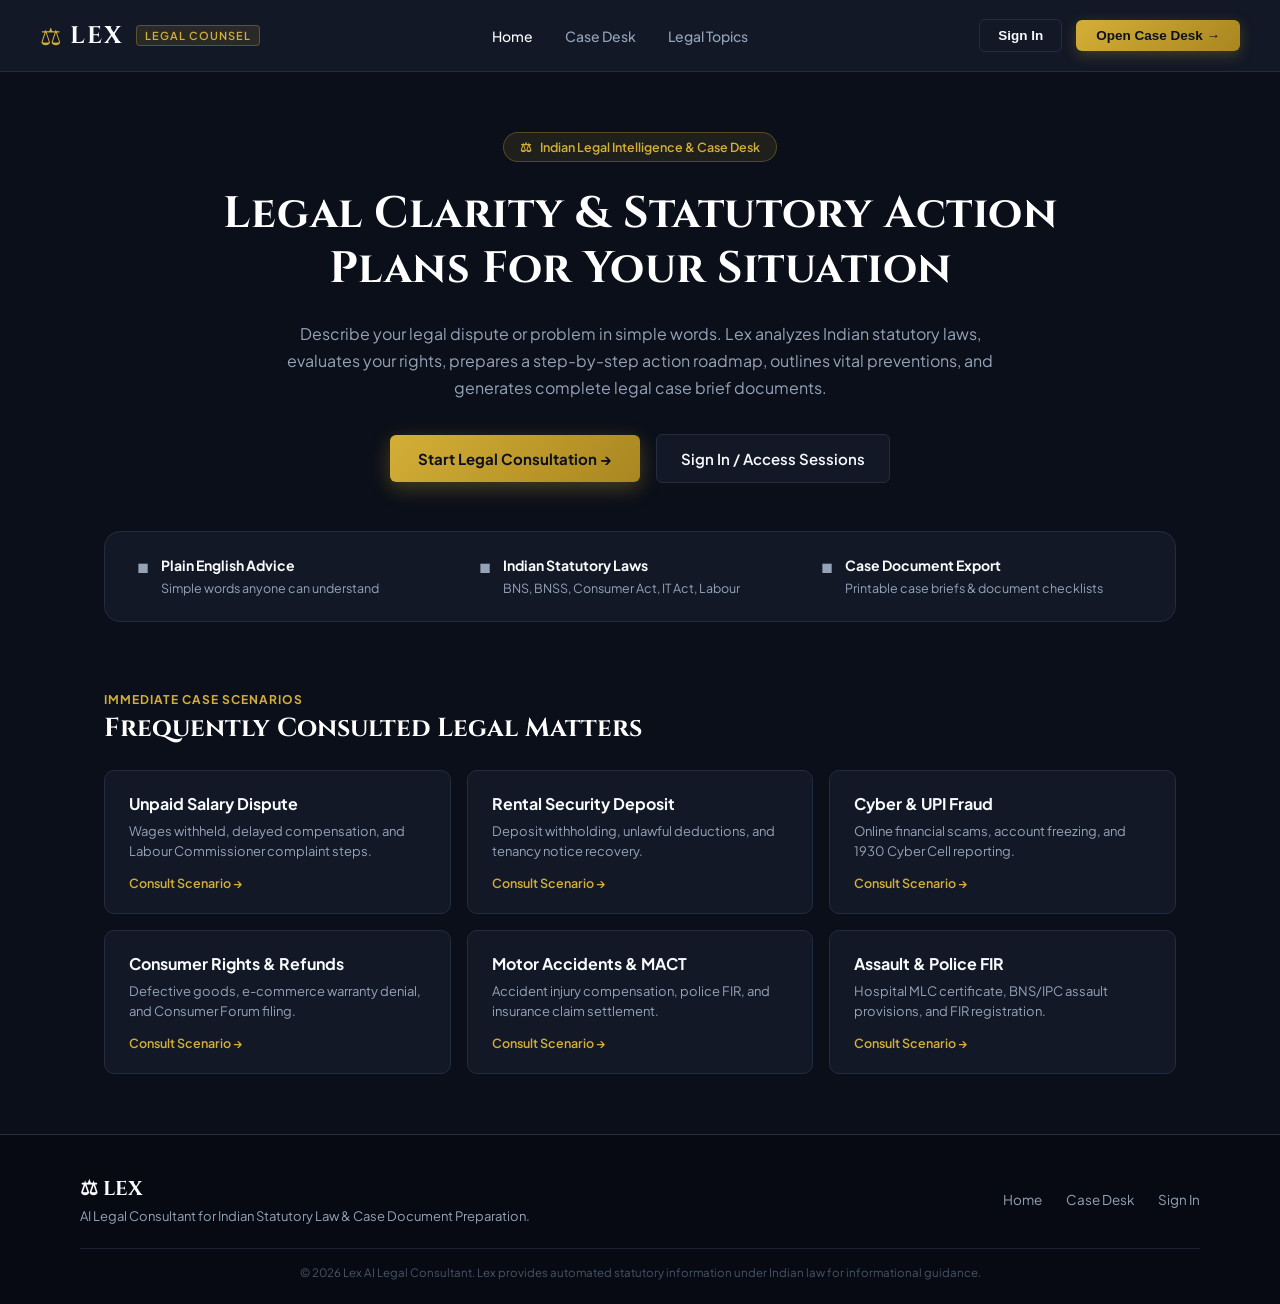
<file: frontend/index.html>
<!DOCTYPE html>
<html lang="en">

<head>
    <meta charset="UTF-8">
    <meta name="viewport" content="width=device-width, initial-scale=1.0">
    <title>Lex | AI Legal Consultant & Case Desk</title>
    <link rel="stylesheet" href="index.css">
    <link rel="preconnect" href="https://fonts.googleapis.com">
    <link rel="preconnect" href="https://fonts.gstatic.com" crossorigin>
    <link href="https://fonts.googleapis.com/css2?family=Cinzel:wght@500;600;700&family=Plus+Jakarta+Sans:wght@400;500;600;700&display=swap" rel="stylesheet">
</head>

<body>

    <!-- ================= NAVBAR ================= -->
    <header class="navbar">

        <div class="logo-group">
            <a href="index.html" class="logo">
                <span class="logo-seal">⚖</span>
                <span class="logo-text">LEX</span>
            </a>
            <span class="logo-badge">Legal Counsel</span>
        </div>

        <nav class="nav-links">
            <a href="index.html" class="nav-item active-nav">Home</a>
            <a href="chatpage.html" class="nav-item">Case Desk</a>
            <a href="chatpage.html" class="nav-item">Legal Topics</a>
        </nav>

        <div class="nav-buttons" id="navAuthArea">
            <button class="login-btn" onclick="window.location.href='login.html'">
                Sign In
            </button>
            <button class="consult-btn" onclick="handleStartConsultation()">
                Open Case Desk →
            </button>
        </div>

    </header>


    <!-- ================= MAIN HERO ================= -->
    <main class="landing-main">

        <section class="hero-section">

            <div class="hero-header-badge">
                <span>⚖</span> Indian Legal Intelligence & Case Desk
            </div>

            <h1 class="hero-headline">
                Legal Clarity & Statutory Action Plans For Your Situation
            </h1>

            <p class="hero-description">
                Describe your legal dispute or problem in simple words. Lex analyzes Indian statutory laws,
                evaluates your rights, prepares a step-by-step action roadmap, outlines vital preventions,
                and generates complete legal case brief documents.
            </p>

            <div class="hero-cta-group">
                <button class="hero-primary-btn" onclick="handleStartConsultation()">
                    Start Legal Consultation →
                </button>
                <button class="hero-secondary-btn" onclick="window.location.href='login.html'">
                    Sign In / Access Sessions
                </button>
            </div>

            <!-- Features Row -->
            <div class="features-bar">
                <div class="feature-item">
                    <span class="feature-bullet">■</span>
                    <div>
                        <strong>Plain English Advice</strong>
                        <span>Simple words anyone can understand</span>
                    </div>
                </div>

                <div class="feature-item">
                    <span class="feature-bullet">■</span>
                    <div>
                        <strong>Indian Statutory Laws</strong>
                        <span>BNS, BNSS, Consumer Act, IT Act, Labour</span>
                    </div>
                </div>

                <div class="feature-item">
                    <span class="feature-bullet">■</span>
                    <div>
                        <strong>Case Document Export</strong>
                        <span>Printable case briefs & document checklists</span>
                    </div>
                </div>
            </div>

        </section>


        <!-- ================= COMMON LEGAL TOPICS SECTION ================= -->
        <section class="topics-section">
            <div class="section-title-wrap">
                <span class="section-kicker">Immediate Case Scenarios</span>
                <h2>Frequently Consulted Legal Matters</h2>
            </div>

            <div class="topics-cards-grid">

                <div class="topic-action-card" onclick="consultTopic('My employer has not paid my salary for two months')">
                    <h3>Unpaid Salary Dispute</h3>
                    <p>Wages withheld, delayed compensation, and Labour Commissioner complaint steps.</p>
                    <span class="card-action-link">Consult Scenario →</span>
                </div>

                <div class="topic-action-card" onclick="consultTopic('My landlord refuses to return my security deposit after vacating')">
                    <h3>Rental Security Deposit</h3>
                    <p>Deposit withholding, unlawful deductions, and tenancy notice recovery.</p>
                    <span class="card-action-link">Consult Scenario →</span>
                </div>

                <div class="topic-action-card" onclick="consultTopic('Someone scammed me online through a payment fraud transaction')">
                    <h3>Cyber & UPI Fraud</h3>
                    <p>Online financial scams, account freezing, and 1930 Cyber Cell reporting.</p>
                    <span class="card-action-link">Consult Scenario →</span>
                </div>

                <div class="topic-action-card" onclick="consultTopic('I received a defective product and the seller refuses refund')">
                    <h3>Consumer Rights & Refunds</h3>
                    <p>Defective goods, e-commerce warranty denial, and Consumer Forum filing.</p>
                    <span class="card-action-link">Consult Scenario →</span>
                </div>

                <div class="topic-action-card" onclick="consultTopic('I was in a motor vehicle accident and need guidance on FIR and MACT')">
                    <h3>Motor Accidents & MACT</h3>
                    <p>Accident injury compensation, police FIR, and insurance claim settlement.</p>
                    <span class="card-action-link">Consult Scenario →</span>
                </div>

                <div class="topic-action-card" onclick="consultTopic('A friend beat me and physically assaulted me')">
                    <h3>Assault & Police FIR</h3>
                    <p>Hospital MLC certificate, BNS/IPC assault provisions, and FIR registration.</p>
                    <span class="card-action-link">Consult Scenario →</span>
                </div>

            </div>
        </section>

    </main>


    <!-- ================= FOOTER ================= -->
    <footer class="index-footer">
        <div class="footer-container">
            <div class="footer-brand">
                <span class="footer-logo">⚖ LEX</span>
                <p>AI Legal Consultant for Indian Statutory Law & Case Document Preparation.</p>
            </div>
            <div class="footer-links">
                <a href="index.html">Home</a>
                <a href="chatpage.html">Case Desk</a>
                <a href="login.html">Sign In</a>
            </div>
        </div>
        <div class="footer-bottom">
            <p>© 2026 Lex AI Legal Consultant. Lex provides automated statutory information under Indian law for informational guidance.</p>
        </div>
    </footer>


    <!-- ================= SCRIPTS ================= -->
    <script>
        document.addEventListener("DOMContentLoaded", () => {
            const userJson = localStorage.getItem("lex_user");
            const navAuthArea = document.getElementById("navAuthArea");

            if (userJson) {
                try {
                    const user = JSON.parse(userJson);
                    const userName = user.name || user.first_name || "User";
                    navAuthArea.innerHTML = `
                        <div class="user-greeting-pill">
                            <span class="user-name-tag">Hello, <strong>${escapeHtml(userName)}</strong></span>
                            <button class="consult-btn" onclick="window.location.href='chatpage.html'">
                                Open Case Desk →
                            </button>
                            <button class="signout-link" onclick="logoutUser()">
                                Sign Out
                            </button>
                        </div>
                    `;
                } catch (e) {}
            }
        });

        function handleStartConsultation() {
            window.location.href = "chatpage.html";
        }

        function consultTopic(query) {
            sessionStorage.setItem("lex_initial_query", query);
            window.location.href = "chatpage.html";
        }

        function logoutUser() {
            localStorage.removeItem("lex_user");
            window.location.reload();
        }

        function escapeHtml(str) {
            return String(str || "").replace(/&/g, "&amp;").replace(/</g, "&lt;").replace(/>/g, "&gt;");
        }
    </script>

</body>
</html>
</file>
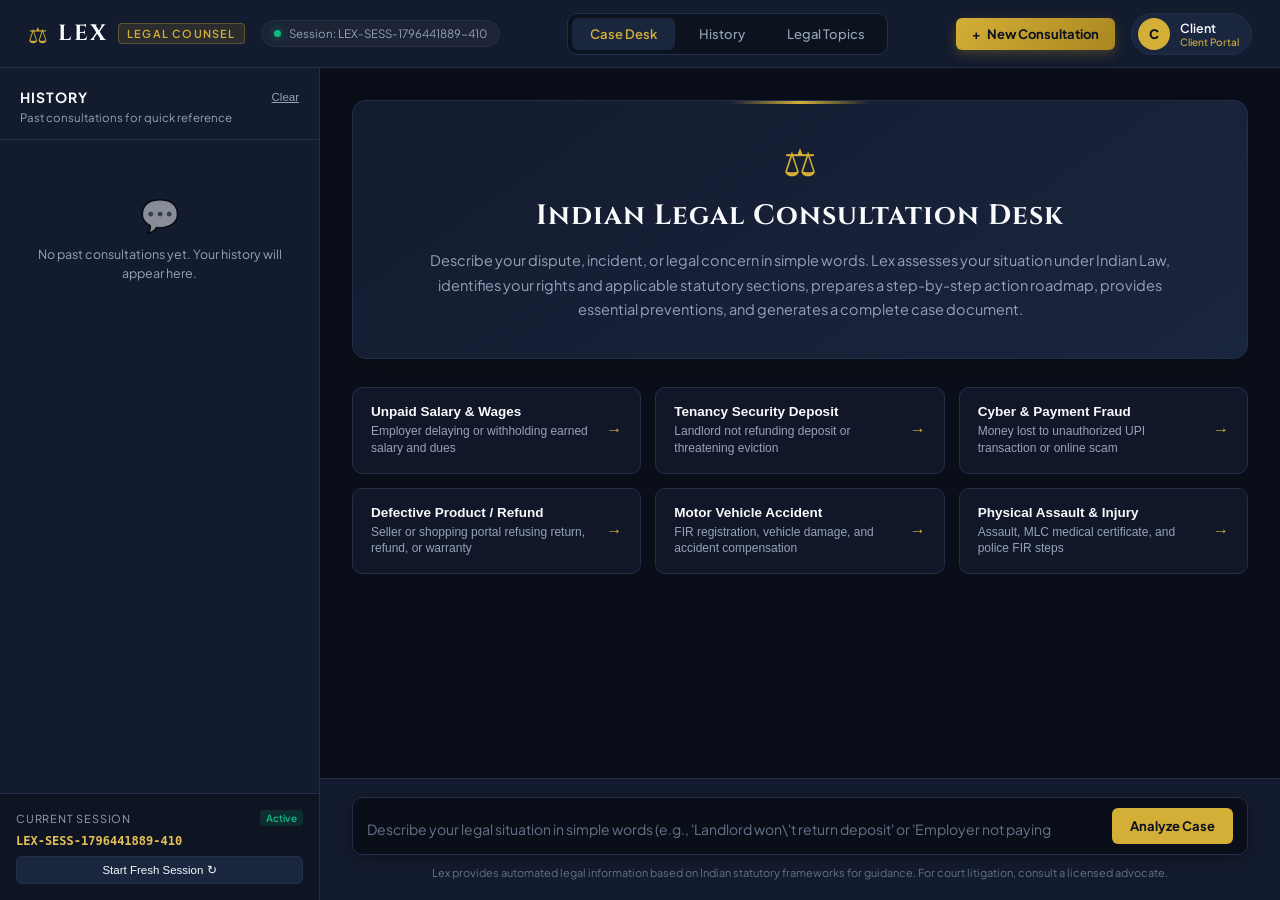
<file: frontend/chatpage.html>
<!DOCTYPE html>
<html lang="en">

<head>
    <meta charset="UTF-8">
    <meta name="viewport" content="width=device-width, initial-scale=1.0">
    <title>Lex | AI Legal Consultant & Case Desk</title>
    <link rel="stylesheet" href="chatpage.css">
    <link rel="preconnect" href="https://fonts.googleapis.com">
    <link rel="preconnect" href="https://fonts.gstatic.com" crossorigin>
    <link href="https://fonts.googleapis.com/css2?family=Cinzel:wght@500;600;700&family=Plus+Jakarta+Sans:wght@400;500;600;700&display=swap" rel="stylesheet">
</head>

<body>

    <!-- ================= TOP COUNSEL BAR ================= -->
    <header class="counsel-bar">

        <div class="counsel-bar-left">
            <button class="drawer-toggle-btn" id="drawerToggleBtn" aria-label="Toggle history panel" title="Toggle History Panel">
                ☰
            </button>
            <a href="index.html" class="brand-link" title="Lex Home">
                <span class="brand-seal">⚖</span>
                <span class="brand-title">LEX</span>
                <span class="brand-subtitle">Legal Counsel</span>
            </a>
            <div class="session-badge" id="activeSessionBadge" title="Active Session ID">
                <span class="session-dot"></span>
                <span class="session-text" id="sessionBadgeText">Session: Initializing...</span>
            </div>
        </div>

        <nav class="counsel-bar-center">
            <button class="nav-tab active-tab" id="workbenchTabBtn" onclick="focusActiveChat()">Case Desk</button>
            <button class="nav-tab" id="historyNavBtn" onclick="openHistoryDrawer()">History</button>
            <button class="nav-tab" id="topicsNavBtn" onclick="openTopicsModal()">Legal Topics</button>
        </nav>

        <div class="counsel-bar-right">
            <button class="quick-new-btn" onclick="startNewSession()" title="Start a fresh consultation session">
                <span>+</span> New Consultation
            </button>

            <!-- Profile Trigger Button -->
            <div class="profile-pill" id="profilePill" onclick="openProfileModal()" title="View User Profile & Sessions">
                <div class="profile-avatar-seal" id="profileAvatarSeal">U</div>
                <div class="profile-meta">
                    <span class="profile-name" id="topProfileName">User</span>
                    <span class="profile-role">Client Portal</span>
                </div>
            </div>
        </div>

    </header>


    <!-- ================= MAIN WORKBENCH LAYOUT ================= -->
    <main class="workbench-layout">

        <!-- Mobile Drawer Backdrop -->
        <div class="drawer-backdrop" id="drawerBackdrop" onclick="closeHistoryDrawer()"></div>

        <!-- ================= LEFT HISTORY & SESSION DOCK ================= -->
        <aside class="case-dock" id="caseDock">

            <div class="dock-header">
                <div class="dock-title-row">
                    <h3>History</h3>
                    <button class="dock-clear-btn" onclick="clearAllHistory()" title="Clear consultation history">Clear</button>
                </div>
                <p class="dock-caption">Past consultations for quick reference</p>
            </div>

            <!-- HISTORY LIST -->
            <div class="history-scroll-area" id="historyListContainer">
                <!-- Dynamically filled -->
            </div>

            <!-- SESSION STATUS CARD -->
            <div class="session-info-card">
                <div class="session-info-header">
                    <span class="session-label">Current Session</span>
                    <span class="session-status-tag">Active</span>
                </div>
                <div class="session-id-display" id="dockSessionId">LEX-SESS-0000</div>
                <button class="session-switch-btn" onclick="startNewSession()">
                    Start Fresh Session ↻
                </button>
            </div>

        </aside>


        <!-- ================= CENTER CASE DESK WORKBENCH ================= -->
        <section class="case-desk">

            <!-- MESSAGES / CONSULTATION STREAM -->
            <div class="desk-content" id="deskContent">

                <!-- INTAKE WELCOME VIEW -->
                <div class="intake-welcome" id="intakeWelcome">

                    <div class="intake-hero-card">
                        <div class="intake-emblem">⚖</div>
                        <h2>Indian Legal Consultation Desk</h2>
                        <p class="intake-lead">
                            Describe your dispute, incident, or legal concern in simple words. Lex assesses your situation under Indian Law,
                            identifies your rights and applicable statutory sections, prepares a step-by-step action roadmap, provides essential preventions,
                            and generates a complete case document.
                        </p>
                    </div>

                    <!-- Streamlined Scenario Triggers -->
                    <div class="intake-categories-grid">

                        <button class="intake-card" onclick="submitPredefined('My employer has not paid my salary for two months and is withholding wages')">
                            <div class="intake-card-content">
                                <strong>Unpaid Salary & Wages</strong>
                                <span>Employer delaying or withholding earned salary and dues</span>
                            </div>
                            <span class="intake-arrow">→</span>
                        </button>

                        <button class="intake-card" onclick="submitPredefined('My landlord refuses to return my rental security deposit after vacating the property')">
                            <div class="intake-card-content">
                                <strong>Tenancy Security Deposit</strong>
                                <span>Landlord not refunding deposit or threatening eviction</span>
                            </div>
                            <span class="intake-arrow">→</span>
                        </button>

                        <button class="intake-card" onclick="submitPredefined('Someone scammed me online through a UPI payment and fraudulent transaction')">
                            <div class="intake-card-content">
                                <strong>Cyber & Payment Fraud</strong>
                                <span>Money lost to unauthorized UPI transaction or online scam</span>
                            </div>
                            <span class="intake-arrow">→</span>
                        </button>

                        <button class="intake-card" onclick="submitPredefined('I bought a defective product online and the seller refuses replacement or refund')">
                            <div class="intake-card-content">
                                <strong>Defective Product / Refund</strong>
                                <span>Seller or shopping portal refusing return, refund, or warranty</span>
                            </div>
                            <span class="intake-arrow">→</span>
                        </button>

                        <button class="intake-card" onclick="submitPredefined('I was involved in a road traffic accident and need guidance on police FIR and MACT claim')">
                            <div class="intake-card-content">
                                <strong>Motor Vehicle Accident</strong>
                                <span>FIR registration, vehicle damage, and accident compensation</span>
                            </div>
                            <span class="intake-arrow">→</span>
                        </button>

                        <button class="intake-card" onclick="submitPredefined('A friend beat me and physically attacked me causing injury')">
                            <div class="intake-card-content">
                                <strong>Physical Assault & Injury</strong>
                                <span>Assault, MLC medical certificate, and police FIR steps</span>
                            </div>
                            <span class="intake-arrow">→</span>
                        </button>

                    </div>

                </div>

                <!-- CONSULTATION MESSAGES STREAM -->
                <div class="consultation-stream" id="consultationStream"></div>

                <!-- THINKING / ANALYSIS INDICATOR -->
                <div class="analysis-indicator" id="analysisIndicator" style="display: none;">
                    <div class="analysis-spinner"></div>
                    <div class="analysis-text-block">
                        <strong>Analyzing Situation under Indian Law</strong>
                        <span>Reviewing statutory provisions, action steps, preventions, and document requirements...</span>
                    </div>
                </div>

            </div>


            <!-- ================= CASE INTAKE INPUT BAR ================= -->
            <div class="intake-input-area">

                <div class="intake-input-box">
                    <textarea
                        id="legalQueryInput"
                        placeholder="Describe your legal situation in simple words (e.g., 'Landlord won\'t return deposit' or 'Employer not paying salary')..."
                        rows="1"
                    ></textarea>

                    <button class="consult-submit-btn" id="consultSubmitBtn" onclick="handleSendQuery()" title="Submit situation for legal analysis (Enter)">
                        Analyze Case
                    </button>
                </div>

                <div class="intake-footer-note">
                    Lex provides automated legal information based on Indian statutory frameworks for guidance. For court litigation, consult a licensed advocate.
                </div>

            </div>

        </section>

    </main>


    <!-- ================= MODAL: DEDICATED HISTORY VIEWER WINDOW ================= -->
    <div class="modal-overlay" id="historyModalOverlay">
        <div class="modal-window history-window">

            <div class="modal-window-header">
                <div class="modal-header-meta">
                    <span class="modal-badge">History Record</span>
                    <h3 id="historyModalTitle">Consultation Case Details</h3>
                </div>
                <button class="modal-close-icon" onclick="closeHistoryModal()" title="Close and return to active chat">✕</button>
            </div>

            <div class="modal-window-body" id="historyModalBody">
                <!-- Loaded with full past consultation data -->
            </div>

            <div class="modal-window-footer">
                <button class="modal-btn-secondary" onclick="closeHistoryModal()">
                    Close & Return to Active Case Desk
                </button>
                <button class="modal-btn-primary" id="historyModalDocBtn" onclick="generateDocumentFromHistory()">
                    Generate Full Case Document 📄
                </button>
            </div>

        </div>
    </div>


    <!-- ================= MODAL: FULL CASE DOCUMENT GENERATOR ================= -->
    <div class="modal-overlay" id="documentModalOverlay">
        <div class="modal-window document-window">

            <div class="modal-window-header">
                <div class="modal-header-meta">
                    <span class="modal-badge">Official Case Brief</span>
                    <h3>Legal Consultation & Action Document</h3>
                </div>
                <button class="modal-close-icon" onclick="closeDocumentModal()" title="Close Document">✕</button>
            </div>

            <div class="modal-window-body document-preview-body" id="documentModalBody">
                <!-- Generated Printable Legal Case Document -->
            </div>

            <div class="modal-window-footer">
                <button class="modal-btn-secondary" onclick="closeDocumentModal()">
                    Close Document
                </button>
                <button class="modal-btn-outline" onclick="copyDocumentText()">
                    Copy Text 📋
                </button>
                <button class="modal-btn-primary" onclick="printCaseDocument()">
                    Print / Save PDF 🖨
                </button>
            </div>

        </div>
    </div>


    <!-- ================= MODAL: DEDICATED USER PROFILE & SESSIONS ================= -->
    <div class="modal-overlay" id="profileModalOverlay">
        <div class="modal-window profile-window">

            <div class="modal-window-header">
                <div class="modal-header-meta">
                    <span class="modal-badge">Client Identity</span>
                    <h3>User Profile & Sessions</h3>
                </div>
                <button class="modal-close-icon" onclick="closeProfileModal()" title="Close Profile">✕</button>
            </div>

            <div class="modal-window-body profile-body">

                <!-- Profile Seal Card -->
                <div class="profile-hero-card">
                    <div class="profile-large-seal" id="profileModalSeal">U</div>
                    <div class="profile-hero-details">
                        <h4 id="profileModalName">User</h4>
                        <span id="profileModalEmail">guest@lex.local</span>
                        <div class="profile-jurisdiction-tag">Jurisdiction: India</div>
                    </div>
                </div>

                <!-- Session Details Grid -->
                <div class="profile-info-grid">
                    <div class="profile-info-card">
                        <span class="info-label">Active Session ID</span>
                        <strong id="profileModalSessionId">LEX-SESS-XXXX</strong>
                    </div>
                    <div class="profile-info-card">
                        <span class="info-label">Total History Records</span>
                        <strong id="profileModalHistoryCount">0 Consultations</strong>
                    </div>
                    <div class="profile-info-card">
                        <span class="info-label">Language Mode</span>
                        <strong>Simple Plain English</strong>
                    </div>
                    <div class="profile-info-card">
                        <span class="info-label">Legal Framework</span>
                        <strong>Indian Statutes & Codes</strong>
                    </div>
                </div>

                <!-- Profile Actions -->
                <div class="profile-actions-list">
                    <button class="profile-action-btn" onclick="startNewSession(); closeProfileModal();">
                        <span>↻</span> Start Fresh Consultation Session
                    </button>
                    <button class="profile-action-btn" onclick="clearAllHistory(); closeProfileModal();">
                        <span>🗑</span> Clear All Consultation History
                    </button>
                    <button class="profile-action-btn text-danger" onclick="logoutCurrentUser()">
                        <span>🚪</span> Sign Out of Lex
                    </button>
                </div>

            </div>

            <div class="modal-window-footer">
                <button class="modal-btn-secondary" onclick="closeProfileModal()">
                    Close Window
                </button>
            </div>

        </div>
    </div>


    <!-- ================= MODAL: LEGAL TOPICS DIRECTORY ================= -->
    <div class="modal-overlay" id="topicsModalOverlay">
        <div class="modal-window topics-window">

            <div class="modal-window-header">
                <div class="modal-header-meta">
                    <span class="modal-badge">Indian Legal Framework</span>
                    <h3>Legal Topics Directory</h3>
                </div>
                <button class="modal-close-icon" onclick="closeTopicsModal()" title="Close Topics">✕</button>
            </div>

            <div class="modal-window-body">
                <p class="topics-intro">Select any legal category to explore standard situations, statutory remedies, and required documents under Indian Law:</p>
                <div class="topics-directory-grid" id="topicsDirectoryGrid">
                    <!-- Loaded dynamically -->
                </div>
            </div>

            <div class="modal-window-footer">
                <button class="modal-btn-secondary" onclick="closeTopicsModal()">
                    Close
                </button>
            </div>

        </div>
    </div>


    <!-- ================= SCRIPTS ================= -->
    <script>
        const API_BASE = "http://127.0.0.1:5000";

        let currentUser = null;
        let activeSessionId = null;
        let historyRecords = [];
        let activeConsultationData = null;
        let activeConsultationId = null;
        let selectedHistoryItem = null;

        // Initialize on DOM ready
        document.addEventListener("DOMContentLoaded", () => {
            initUserSession();
            setupInputListeners();
            loadHistoryFromStorage();

            // Check if user navigated with a question from home page
            const initialQuery = sessionStorage.getItem("lex_initial_query");
            if (initialQuery) {
                sessionStorage.removeItem("lex_initial_query");
                setTimeout(() => {
                    submitLegalQuery(initialQuery);
                }, 300);
            }
        });

        // 1. Session & User Management
        function initUserSession() {
            // Load or generate session ID
            let storedSession = sessionStorage.getItem("lex_active_session");
            if (!storedSession) {
                storedSession = "LEX-SESS-" + Math.floor(Date.now() / 1000) + "-" + Math.floor(100 + Math.random() * 900);
                sessionStorage.setItem("lex_active_session", storedSession);
            }
            activeSessionId = storedSession;
            activeConsultationId = null;

            // Update session displays
            document.getElementById("sessionBadgeText").textContent = `Session: ${activeSessionId}`;
            document.getElementById("dockSessionId").textContent = activeSessionId;
            document.getElementById("profileModalSessionId").textContent = activeSessionId;

            // Load user data
            const userJson = localStorage.getItem("lex_user");
            if (userJson) {
                try {
                    currentUser = JSON.parse(userJson);
                } catch (e) {
                    currentUser = null;
                }
            }

            const name = currentUser ? (currentUser.name || currentUser.first_name || "User") : "Client";
            const email = currentUser ? (currentUser.email || "client@lex.local") : "guest@lex.local";
            const initial = name.charAt(0).toUpperCase();

            document.getElementById("topProfileName").textContent = name;
            document.getElementById("profileAvatarSeal").textContent = initial;
            document.getElementById("profileModalName").textContent = name;
            document.getElementById("profileModalEmail").textContent = email;
            document.getElementById("profileModalSeal").textContent = initial;
        }

        function startNewSession() {
            const oldSession = activeSessionId;
            activeSessionId = "LEX-SESS-" + Math.floor(Date.now() / 1000) + "-" + Math.floor(100 + Math.random() * 900);
            activeConsultationId = null;
            sessionStorage.setItem("lex_active_session", activeSessionId);

            document.getElementById("sessionBadgeText").textContent = `Session: ${activeSessionId}`;
            document.getElementById("dockSessionId").textContent = activeSessionId;
            document.getElementById("profileModalSessionId").textContent = activeSessionId;

            // Reset Case Desk view
            document.getElementById("intakeWelcome").style.display = "block";
            document.getElementById("consultationStream").innerHTML = "";
            activeConsultationData = null;

            closeHistoryDrawer();

            // Clear old session memory on backend
            if (oldSession) {
                fetch(`${API_BASE}/api/session/new`, {
                    method: "POST",
                    headers: { "Content-Type": "application/json" },
                    body: JSON.stringify({
                        old_session_id: oldSession,
                        session_id: activeSessionId,
                        user_email: currentUser ? (currentUser.email || "guest@lex.local") : "guest@lex.local"
                    })
                }).catch(() => {});
            }
        }

        function startNewSessionWithQuery(queryText) {
            startNewSession();
            setTimeout(() => {
                submitLegalQuery(queryText);
            }, 250);
        }

        function logoutCurrentUser() {
            localStorage.removeItem("lex_user");
            sessionStorage.removeItem("lex_active_session");
            window.location.href = "index.html";
        }

        // 2. Input Setup
        function setupInputListeners() {
            const textarea = document.getElementById("legalQueryInput");

            textarea.addEventListener("input", function () {
                this.style.height = "auto";
                this.style.height = Math.min(this.scrollHeight, 150) + "px";
            });

            textarea.addEventListener("keydown", function (e) {
                if (e.key === "Enter" && !e.shiftKey) {
                    e.preventDefault();
                    handleSendQuery();
                }
            });

            // Mobile drawer toggle
            const drawerToggleBtn = document.getElementById("drawerToggleBtn");
            const caseDock = document.getElementById("caseDock");
            const drawerBackdrop = document.getElementById("drawerBackdrop");

            if (drawerToggleBtn && caseDock && drawerBackdrop) {
                drawerToggleBtn.addEventListener("click", () => {
                    caseDock.classList.toggle("open");
                    drawerBackdrop.classList.toggle("show");
                });
            }
        }

        function handleSendQuery() {
            const textarea = document.getElementById("legalQueryInput");
            const text = textarea.value.trim();
            if (!text) return;
            textarea.value = "";
            textarea.style.height = "auto";
            submitLegalQuery(text);
        }

        function submitPredefined(question) {
            submitLegalQuery(question);
        }

        function focusActiveChat() {
            closeHistoryModal();
            closeDocumentModal();
            closeProfileModal();
            closeTopicsModal();
            closeHistoryDrawer();
            const textarea = document.getElementById("legalQueryInput");
            if (textarea) textarea.focus();
        }

        // 3. Submit Legal Query to Backend
        async function submitLegalQuery(queryText) {
            const intakeWelcome = document.getElementById("intakeWelcome");
            const consultationStream = document.getElementById("consultationStream");
            const analysisIndicator = document.getElementById("analysisIndicator");

            if (intakeWelcome) intakeWelcome.style.display = "none";

            // Render Client Question Entry
            const clientName = currentUser ? (currentUser.name || currentUser.first_name || "Client") : "Client";
            const clientInitial = clientName.charAt(0).toUpperCase();

            const queryHtml = `
                <div class="counsel-entry client-entry">
                    <div class="entry-seal client-seal">${escapeHtml(clientInitial)}</div>
                    <div class="entry-content">
                        <div class="entry-header">
                            <span class="entry-author">${escapeHtml(clientName)}</span>
                            <span class="entry-time">${getCurrentTime()}</span>
                        </div>
                        <div class="client-text-card">
                            <p>${escapeHtml(queryText)}</p>
                        </div>
                    </div>
                </div>
            `;
            consultationStream.insertAdjacentHTML("beforeend", queryHtml);
            scrollToBottom();

            // Show Analysis Indicator
            analysisIndicator.style.display = "flex";
            scrollToBottom();

            try {
                const userEmail = currentUser ? (currentUser.email || "guest@lex.local") : "guest@lex.local";
                const response = await fetch(`${API_BASE}/api/chat`, {
                    method: "POST",
                    headers: { "Content-Type": "application/json" },
                    body: JSON.stringify({
                        message: queryText,
                        user_email: userEmail,
                        session_id: activeSessionId,
                        consultation_id: activeConsultationId || null
                    })
                });

                const data = await response.json();
                analysisIndicator.style.display = "none";

                if (response.ok && data.success) {
                    activeConsultationData = data;
                    activeConsultationData.user_query = queryText;

                    // Keep the backend consultation ID so follow-up answers
                    // remain attached to the same legal consultation.
                    if (data.consultation_id) {
                        activeConsultationId = data.consultation_id;
                    }

                    renderCounselAdvisory(data, queryText);
                    saveToHistoryList(queryText, data);
                } else {
                    renderErrorAdvisory(data.error || "Unable to complete legal consultation analysis.");
                }
            } catch (err) {
                analysisIndicator.style.display = "none";
                console.error("Chat error:", err);
                renderErrorAdvisory("Unable to connect to Lex backend server. Please verify Flask backend is active on port 5000.");
            }

            scrollToBottom();
        }

        // 4. Render Legal Advisory Card (Clean, Simple, Indian Law)
        function renderCounselAdvisory(data, userQuery) {
            const consultationStream = document.getElementById("consultationStream");

            const title = data.title || "Legal Situation Assessment";
            const assessment = data.situation_assessment || "";
            const explanation = data.explanation || "";
            // The backend returns actions/options as database records
            // (objects), while older responses may contain plain strings.
            // Normalize both forms before rendering so JavaScript never
            // displays "[object Object]".
            const actions = Array.isArray(data.actions)
                ? data.actions
                    .map(item => typeof item === "string"
                        ? item
                        : (item.action_text || item.action || item.text || ""))
                    .filter(Boolean)
                : [];

            const preventions = Array.isArray(data.preventions)
                ? data.preventions
                    .map(item => typeof item === "string"
                        ? item
                        : (item.text || item.description || ""))
                    .filter(Boolean)
                : [];

            const documents = Array.isArray(data.documents)
                ? data.documents.map(item => {
                    if (typeof item === "string" || typeof item === "number") return { name: String(item) };
                    if (!item || typeof item !== "object") return null;
                    return {
                        name: item.name || item.document_name || item.title || item.text || "",
                        level: item.level || item.requirement_level || "Essential",
                        description: item.description || item.purpose || ""
                    };
                }).filter(item => item && item.name)
                : [];

            const options = Array.isArray(data.options)
                ? data.options
                    .map(item => typeof item === "string"
                        ? item
                        : (item.option_text || item.option || item.text || ""))
                    .filter(Boolean)
                : [];

            const categoryOptions = Array.isArray(data.category_options)
                ? data.category_options
                : [];
            const status = data.status || "";
            const isAnswered = status === "answered" && data.found === true;
            const isNonAnswer = [
                "needs_clarification",
                "ambiguous",
                "unsupported",
                "out_of_scope",
                "knowledge_unavailable"
            ].includes(status);

            // A formal case reference is meaningful only after Lex has
            // actually reached an answered, source-backed conclusion.
            const caseRef = data.case_ref || (isAnswered
                ? "LEX-CASE-" + Math.floor(1000 + Math.random() * 9000)
                : "");
            const disclaimer = data.disclaimer || "Lex provides automated legal information based on Indian statutory frameworks for guidance.";

            // Check for Consultation Scoping Alert (Separate Case Detected)
            if (status === "new_consultation_required") {
                const targetQuery = (data.pending_new_query || userQuery || "").replace(/'/g, "\\'");
                const scopingHtml = `
                    <div class="counsel-entry lex-entry">
                        <div class="entry-seal lex-seal">⚖</div>
                        <div class="entry-content">
                            <div class="entry-header">
                                <span class="entry-author">Lex Legal Counsel</span>
                                <span class="counsel-badge">Consultation Scoping</span>
                                <span class="entry-time">${getCurrentTime()}</span>
                            </div>
                            <div class="scoping-alert-card">
                                <div class="scoping-header">
                                    <span class="scoping-icon">📌</span>
                                    <div>
                                        <h4>Separate Legal Matter Detected</h4>
                                        <span class="scoping-sub">Active Matter: <strong>${escapeHtml(data.active_case_title || "Current Case")}</strong></span>
                                    </div>
                                </div>
                                <p class="scoping-text">${escapeHtml(assessment)}</p>
                                <div class="scoping-actions">
                                    <button class="scoping-new-btn" onclick="startNewSessionWithQuery('${escapeHtml(targetQuery)}')">
                                        + Open New Consultation for this Matter →
                                    </button>
                                    <button class="scoping-stay-btn" onclick="focusActiveChat()">
                                        Continue Active Consultation
                                    </button>
                                </div>
                                <div class="scoping-footer-note">
                                    🔒 <em>Each consultation retains its own clean case brief, evidence checklist, and statutory record.</em>
                                </div>
                            </div>
                        </div>
                    </div>
                `;
                consultationStream.insertAdjacentHTML("beforeend", scopingHtml);
                return;
            }

            // If Topic / Category Selection
            if (data.is_topic_selection && categoryOptions.length > 0) {
                const topicHtml = `
                    <div class="counsel-entry lex-entry">
                        <div class="entry-seal lex-seal">⚖</div>
                        <div class="entry-content">
                            <div class="entry-header">
                                <span class="entry-author">Lex Legal Counsel</span>
                                <span class="entry-time">${getCurrentTime()}</span>
                            </div>

                            <div class="advisory-card">
                                <div class="advisory-card-header">
                                    <div class="advisory-title-block">
                                        <h3>${escapeHtml(title)}</h3>
                                        ${caseRef ? `
                                            <span class="advisory-ref">Topic Reference: ${escapeHtml(caseRef)}</span>
                                        ` : ''}
                                    </div>
                                </div>

                                <div class="advisory-block">
                                    <p class="advisory-simple-text">${escapeHtml(assessment)}</p>
                                </div>

                                <div class="advisory-block">
                                    <div class="advisory-block-title">Select your specific scenario:</div>
                                    <div class="topic-options-grid">
                                        ${categoryOptions.map(opt => `
                                            <button class="topic-option-item" onclick="submitPredefined('${escapeHtml(opt.title.replace(/'/g, "\\'"))}')">
                                                <strong>${escapeHtml(opt.title)}</strong>
                                                <small>${escapeHtml(opt.situation)}</small>
                                            </button>
                                        `).join('')}
                                    </div>
                                </div>
                            </div>
                        </div>
                    </div>
                `;
                consultationStream.insertAdjacentHTML("beforeend", topicHtml);
                return;
            }

            // Build Remembered Details Banner
            let rememberedHtml = "";
            const rem = data.remembered_details || {};
            const factsList = [];
            if (rem.primary_party && rem.primary_party.name) {
                const p = rem.primary_party;
                const pron = (p.pronouns && p.pronouns.length > 0) ? ` (${p.pronouns.join('/')})` : '';
                factsList.push(`<strong>Involved Party:</strong> ${escapeHtml(p.name)}${pron} [${escapeHtml(p.role || 'Party')}]`);
            }
            if (rem.amounts && rem.amounts.length > 0) {
                factsList.push(`<strong>Amount:</strong> ${escapeHtml(rem.amounts.join(', '))}`);
            }
            if (rem.timeframes && rem.timeframes.length > 0) {
                factsList.push(`<strong>Duration:</strong> ${escapeHtml(rem.timeframes.join(', '))}`);
            }
            if (rem.locations && rem.locations.length > 0) {
                factsList.push(`<strong>Location:</strong> ${escapeHtml(rem.locations.join(', '))}`);
            }
            if (factsList.length > 0) {
                rememberedHtml = `
                    <div class="remembered-details-pill">
                        <span class="rem-icon">🧠</span>
                        <div class="rem-content">${factsList.join(' &bull; ')}</div>
                    </div>
                `;
            }

            // Handle Needs Clarification (Conversational Counsel Chat Bubble)
            if (status === "needs_clarification" && Array.isArray(data.clarifying_questions) && data.clarifying_questions.length > 0) {
                const clarifyChatHtml = `
                    <div class="counsel-entry lex-entry">
                        <div class="entry-seal lex-seal">⚖</div>
                        <div class="entry-content">
                            <div class="entry-header">
                                <span class="entry-author">Lex Legal Counsel</span>
                                <span class="counsel-badge">Fact Intake</span>
                                <span class="entry-time">${getCurrentTime()}</span>
                            </div>
                            <div class="clarification-chat-bubble">
                                ${rememberedHtml}
                                <p class="clarification-bubble-intro">
                                    ${escapeHtml(assessment || "To evaluate your legal standing and identify the exact statutory violation under Indian Law, Lex needs a few specific facts:")}
                                </p>
                                <div class="clarification-questions-list">
                                    ${data.clarifying_questions.map((q, idx) => `
                                        <div class="clarification-q-card">
                                            <span class="q-num">${idx + 1}</span>
                                            <div class="q-text">${escapeHtml(q)}</div>
                                        </div>
                                    `).join('')}
                                </div>
                                <div class="clarification-footer-hint">
                                    💡 <em>Reply in simple words below. Lex remembers party names, pronouns, and specific details across our conversation.</em>
                                </div>
                            </div>
                        </div>
                    </div>
                `;
                consultationStream.insertAdjacentHTML("beforeend", clarifyChatHtml);
                return;
            }

            // Build Name of Legal Violation Banner
            let violationHtml = "";
            if (data.violation_name) {
                violationHtml = `
                    <div class="advisory-block violation-block">
                        <div class="advisory-block-title">Name of Legal Violation</div>
                        <div class="violation-badge-card">
                            <div class="violation-badge-header">
                                <span class="violation-tag">⚖ Statutory Violation</span>
                                ${data.violation_type ? `<span class="violation-type-pill">${escapeHtml(data.violation_type)}</span>` : ''}
                            </div>
                            <h4 class="violation-heading">${escapeHtml(data.violation_name)}</h4>
                            ${data.violation_statute ? `
                                <div class="violation-statute-row">
                                    <strong>Governing Law:</strong> <span>${escapeHtml(data.violation_statute)}</span>
                                </div>
                            ` : ''}
                        </div>
                    </div>
                `;
            }

            // Build Actions Section
            let actionsHtml = "";
            if (actions.length > 0) {
                actionsHtml = `
                    <div class="advisory-block">
                        <div class="advisory-block-title">Step-by-Step Action Roadmap</div>
                        <div class="advisory-actions-list">
                            ${actions.map((act, idx) => `
                                <div class="action-step-card">
                                    <span class="action-num">${idx + 1}</span>
                                    <div class="action-text">${escapeHtml(act)}</div>
                                </div>
                            `).join('')}
                        </div>
                    </div>
                `;
            }

            // Build Preventions & Precautions Section
            let preventionsHtml = "";
            if (preventions.length > 0) {
                preventionsHtml = `
                    <div class="advisory-block preventions-block">
                        <div class="advisory-block-title">Essential Preventions & Safeguards (Do's & Don'ts)</div>
                        <ul class="preventions-list">
                            ${preventions.map(prev => `
                                <li>${escapeHtml(prev)}</li>
                            `).join('')}
                        </ul>
                    </div>
                `;
            }

            // Build Documents Checklist Section
            let documentsHtml = "";
            if (documents.length > 0) {
                documentsHtml = `
                    <div class="advisory-block">
                        <div class="advisory-block-title">Required Documents & Evidence Checklist</div>
                        <div class="documents-checklist-grid">
                            ${documents.map(doc => `
                                <div class="doc-item-card">
                                    <div class="doc-item-header">
                                        <strong>${escapeHtml(doc.name)}</strong>
                                        <span class="doc-badge ${doc.level === 'Essential' ? 'doc-essential' : 'doc-supporting'}">${escapeHtml(doc.level || "Essential")}</span>
                                    </div>
                                    ${doc.description ? `<p class="doc-item-desc">${escapeHtml(doc.description)}</p>` : ''}
                                </div>
                            `).join('')}
                        </div>
                    </div>
                `;
            }

            // Build Legal Remedies Section
            let remediesHtml = "";
            if (options.length > 0) {
                remediesHtml = `
                    <div class="advisory-block">
                        <div class="advisory-block-title">Available Legal Remedies & Next Steps</div>
                        <ul class="remedies-list">
                            ${options.map(opt => `<li>${escapeHtml(opt)}</li>`).join('')}
                        </ul>
                    </div>
                `;
            }

            const advisoryCardHtml = `
                <div class="counsel-entry lex-entry">
                    <div class="entry-seal lex-seal">⚖</div>
                    <div class="entry-content">

                        <div class="entry-header">
                            <span class="entry-author">Lex Legal Counsel</span>
                            <span class="counsel-badge">Advisory Assessment</span>
                            <span class="entry-time">${getCurrentTime()}</span>
                        </div>

                        <!-- Bespoke Executive Legal Advisory Card -->
                        <div class="advisory-card">

                            <!-- Header -->
                            <div class="advisory-card-header">
                                <div class="advisory-title-block">
                                    <h3>${escapeHtml(title)}</h3>
                                    ${isAnswered && caseRef ? `
                                        <span class="advisory-ref">Case Reference: ${escapeHtml(caseRef)}</span>
                                    ` : ''}
                                </div>
                            </div>

                            <!-- Remembered Details Pill -->
                            ${rememberedHtml}

                            <!-- Name of Legal Violation -->
                            ${violationHtml}

                            <!-- Plain-English Situation Assessment -->
                            ${assessment ? `
                                <div class="advisory-block">
                                    <div class="advisory-block-title">Situation Assessment</div>
                                    <p class="advisory-simple-text">${escapeHtml(assessment)}</p>
                                </div>
                            ` : ''}

                            <!-- Statutory Framework under Indian Law -->
                            ${explanation ? `
                                <div class="advisory-block">
                                    <div class="advisory-block-title">Applicable Statutory Provisions under Indian Law</div>
                                    <p class="advisory-simple-text">${escapeHtml(explanation)}</p>
                                </div>
                            ` : ''}

                            <!-- Actions -->
                            ${actionsHtml}

                            <!-- Preventions -->
                            ${preventionsHtml}

                            <!-- Documents -->
                            ${documentsHtml}

                            <!-- Legal Remedies -->
                            ${remediesHtml}

                            <!-- Consultation Scoping Callout Banner -->
                            <div class="advisory-scoping-banner">
                                <span class="scope-icon">📌</span>
                                <div class="scope-text">
                                    <strong>Consultation Scoped to This Case:</strong>
                                    This chat is dedicated specifically to this legal matter. To consult on an unrelated case or different dispute, please click
                                    <button class="inline-new-btn" onclick="startNewSession()">+ New Consultation</button>.
                                </div>
                            </div>

                            <!-- Disclaimer Note -->
                            <div class="advisory-disclaimer">
                                <strong>Legal Note:</strong> ${escapeHtml(disclaimer)}
                            </div>

                            <!-- Action Toolbar -->
                            <div class="advisory-toolbar">
                                ${isAnswered ? `
                                    <button class="tool-btn primary-tool-btn" onclick="openCaseDocumentModal()" title="View and Download Full Formal Case Brief Document">
                                        <span>📄</span> View & Download Case Document
                                    </button>
                                ` : ''}
                                <button class="tool-btn" onclick="copyCardAdvisory(this)" title="Copy Consultation Advice">
                                    <span>📋</span> Copy Advisory
                                </button>
                                <button class="tool-btn new-consult-tool-btn" onclick="startNewSession()" title="Start a fresh consultation for a different case">
                                    <span>↻</span> Consult on Another Case
                                </button>
                            </div>

                        </div>

                    </div>
                </div>
            `;

            consultationStream.insertAdjacentHTML("beforeend", advisoryCardHtml);
        }

        function renderErrorAdvisory(errorMessage) {
            const consultationStream = document.getElementById("consultationStream");
            const errorHtml = `
                <div class="counsel-entry lex-entry">
                    <div class="entry-seal lex-seal">⚖</div>
                    <div class="entry-content">
                        <div class="advisory-error-card">
                            <h4>⚠️ Consultation Notice</h4>
                            <p>${escapeHtml(errorMessage)}</p>
                            <button class="retry-btn" onclick="focusActiveChat()">Try Another Legal Question</button>
                        </div>
                    </div>
                </div>
            `;
            consultationStream.insertAdjacentHTML("beforeend", errorHtml);
        }

        // 5. History Management & Dedicated History Viewer Window
        function getConsultationHistoryTitle(query, data) {
            const caseTitle = data && data.case && data.case.case_title;
            const compositeTitle = data && data.multiple_issues_detected && data.title;
            const candidateTitle = compositeTitle || (data && data.title) || caseTitle;
            const genericTitles = new Set([
                "more information needed", "please clarify the legal issue",
                "please describe your legal issue", "how can lex help?",
                "legal situation assessment", "unable to confirm a specific legal case"
            ]);
            if (candidateTitle && !genericTitles.has(String(candidateTitle).trim().toLowerCase())) {
                return String(candidateTitle).trim();
            }
            const topic = data && data.topic;
            if (topic && String(topic).trim()) return `${String(topic).trim()} consultation`;
            const cleanQuery = String(query || "").replace(/\\s+/g, " ").trim();
            return cleanQuery.length > 64 ? cleanQuery.slice(0, 61) + "..." : (cleanQuery || "Legal consultation");
        }

        function saveToHistoryList(query, consultationData) {
            const sessionId = consultationData && consultationData.session_id ? consultationData.session_id : activeSessionId;
            const consultationId = consultationData && consultationData.consultation_id ? consultationData.consultation_id : activeConsultationId;
            const existingIndex = historyRecords.findIndex(item =>
                consultationId && item.consultation_id === consultationId && item.session_id === sessionId
            );
            const existing = existingIndex >= 0 ? historyRecords[existingIndex] : null;
            const record = {
                id: existing ? existing.id : Date.now(),
                // Keep the first user statement as the stable history summary;
                // later turns update the same consultation snapshot, not new cards.
                query: existing ? existing.query : query,
                session_id: sessionId,
                consultation_id: consultationId,
                title: getConsultationHistoryTitle(query, consultationData || {}) || (existing && existing.title) || "Legal consultation",
                time: getCurrentTime(),
                case_data: consultationData,
                messages: (existing && Array.isArray(existing.messages) ? existing.messages : []).concat([query])
            };
            if (existingIndex >= 0) historyRecords.splice(existingIndex, 1);
            historyRecords.unshift(record);
            if (historyRecords.length > 25) historyRecords.pop();

            localStorage.setItem("lex_consultation_history", JSON.stringify(historyRecords));
            renderHistoryDock();
            updateHistoryCount();
        }

        function loadHistoryFromStorage() {
            const saved = localStorage.getItem("lex_consultation_history");
            if (saved) {
                try {
                    historyRecords = JSON.parse(saved);
                } catch (e) {
                    historyRecords = [];
                }
            }
            renderHistoryDock();
            updateHistoryCount();
        }

        function renderHistoryDock() {
            const container = document.getElementById("historyListContainer");
            if (!container) return;

            if (historyRecords.length === 0) {
                container.innerHTML = `
                    <div class="history-empty">
                        <span>💬</span>
                        <p>No past consultations yet. Your history will appear here.</p>
                    </div>
                `;
                return;
            }

            container.innerHTML = historyRecords.map((item, idx) => `
                <div class="history-card" onclick="openHistoryDetailModal(${idx})">
                    <div class="history-card-header">
                        <span class="history-card-title">${escapeHtml(item.title || getConsultationHistoryTitle(item.query, item.case_data || {}))}</span>
                    </div>
                    <p class="history-card-query">${escapeHtml(item.query)}</p>
                    <span class="history-card-time">${escapeHtml(item.time || 'Recent')}</span>
                </div>
            `).join('');
        }

        function updateHistoryCount() {
            const countElem = document.getElementById("profileModalHistoryCount");
            if (countElem) {
                countElem.textContent = `${historyRecords.length} Consultation${historyRecords.length === 1 ? '' : 's'}`;
            }
        }

        function clearAllHistory() {
            if (confirm("Are you sure you want to clear your consultation history?")) {
                historyRecords = [];
                localStorage.removeItem("lex_consultation_history");
                renderHistoryDock();
                updateHistoryCount();
            }
        }

        // Open Dedicated History Viewer Window (DOES NOT TOUCH ACTIVE CHAT)
        function openHistoryDetailModal(index) {
            const item = historyRecords[index];
            if (!item) return;

            selectedHistoryItem = item;
            const data = item.case_data || {};
            const title = item.title || getConsultationHistoryTitle(item.query, data) || "Past Consultation";
            const assessment = data.situation_assessment || "No detailed assessment stored.";
            const explanation = data.explanation || "";
            // Normalize database records and legacy string arrays before
            // building the printable document. Without this, JavaScript
            // converts objects to the literal text "[object Object]".
            const toText = (item, keys) => {
                if (typeof item === "string" || typeof item === "number") return String(item);
                if (!item || typeof item !== "object") return "";
                for (const key of keys) {
                    if (item[key] !== undefined && item[key] !== null && String(item[key]).trim()) return String(item[key]);
                }
                return "";
            };
            const actions = (data.actions || []).map(item => toText(item, ["action_text", "action", "text", "description"])).filter(Boolean);
            const preventions = (data.preventions || []).map(item => toText(item, ["text", "description", "prevention"])).filter(Boolean);
            const documents = (Array.isArray(data.documents) ? data.documents : []).map(item => {
                if (typeof item === "string" || typeof item === "number") return { name: String(item) };
                if (!item || typeof item !== "object") return null;
                return {
                    name: item.name || item.document_name || item.title || item.text || "",
                    level: item.level || item.requirement_level || "Essential",
                    description: item.description || item.purpose || ""
                };
            }).filter(item => item && item.name);
            const options = (data.options || []).map(item => toText(item, ["option_text", "option", "text", "description"])).filter(Boolean);
            const caseRef = data.case_ref || `LEX-HIST-${item.id}`;

            document.getElementById("historyModalTitle").textContent = title;

            let actionsListHtml = "";
            if (actions.length > 0) {
                actionsListHtml = `
                    <div class="modal-section">
                        <h4>Step-by-Step Action Roadmap</h4>
                        <ol class="modal-numbered-list">
                            ${actions.map(act => `<li>${escapeHtml(act)}</li>`).join('')}
                        </ol>
                    </div>
                `;
            }

            let preventionsListHtml = "";
            if (preventions.length > 0) {
                preventionsListHtml = `
                    <div class="modal-section modal-preventions-section">
                        <h4>Essential Preventions & Safeguards</h4>
                        <ul class="modal-bullet-list">
                            ${preventions.map(prev => `<li>${escapeHtml(prev)}</li>`).join('')}
                        </ul>
                    </div>
                `;
            }

            let documentsListHtml = "";
            if (documents.length > 0) {
                documentsListHtml = `
                    <div class="modal-section">
                        <h4>Required Documents Checklist</h4>
                        <ul class="modal-bullet-list">
                            ${documents.map(doc => `
                                <li>
                                    <strong>${escapeHtml(doc.name || doc)}</strong>
                                    ${doc.level ? ` <span class="doc-badge">${escapeHtml(doc.level)}</span>` : ''}
                                    ${doc.description ? ` — <span>${escapeHtml(doc.description)}</span>` : ''}
                                </li>
                            `).join('')}
                        </ul>
                    </div>
                `;
            }

            let remediesListHtml = "";
            if (options.length > 0) {
                remediesListHtml = `
                    <div class="modal-section">
                        <h4>Legal Remedies & Next Steps</h4>
                        <ul class="modal-bullet-list">
                            ${options.map(opt => `<li>${escapeHtml(opt)}</li>`).join('')}
                        </ul>
                    </div>
                `;
            }

            const bodyHtml = `
                <div class="history-detail-view">
                    <div class="history-meta-bar">
                        <span><strong>Case Reference:</strong> ${escapeHtml(caseRef)}</span>
                        <span><strong>Recorded:</strong> ${escapeHtml(item.time || 'Past')}</span>
                        <span><strong>Jurisdiction:</strong> India</span>
                    </div>

                    <div class="modal-section user-query-highlight">
                        <h4>Original Client Query</h4>
                        <p>${escapeHtml(item.query)}</p>
                    </div>

                    ${data.violation_name ? `
                        <div class="modal-section">
                            <h4>Identified Legal Violation</h4>
                            <div class="violation-badge-card">
                                <div class="violation-badge-header">
                                    <span class="violation-tag">⚖ Statutory Violation</span>
                                    ${data.violation_type ? `<span class="violation-type-pill">${escapeHtml(data.violation_type)}</span>` : ''}
                                </div>
                                <h4 class="violation-heading">${escapeHtml(data.violation_name)}</h4>
                                ${data.violation_statute ? `
                                    <div class="violation-statute-row">
                                        <strong>Governing Law:</strong> <span>${escapeHtml(data.violation_statute)}</span>
                                    </div>
                                ` : ''}
                            </div>
                        </div>
                    ` : ''}

                    <div class="modal-section">
                        <h4>Situation Assessment</h4>
                        <p class="modal-text">${escapeHtml(assessment)}</p>
                    </div>

                    ${explanation ? `
                        <div class="modal-section">
                            <h4>Statutory Provisions under Indian Law</h4>
                            <p class="modal-text">${escapeHtml(explanation)}</p>
                        </div>
                    ` : ''}

                    ${actionsListHtml}
                    ${preventionsListHtml}
                    ${documentsListHtml}
                    ${remediesListHtml}

                    <div class="modal-disclaimer">
                        <strong>Note:</strong> This is a historical legal advisory snapshot. Your ongoing active chat desk is fully preserved in the background.
                    </div>
                </div>
            `;

            document.getElementById("historyModalBody").innerHTML = bodyHtml;
            document.getElementById("historyModalOverlay").classList.add("show");
        }

        function closeHistoryModal() {
            document.getElementById("historyModalOverlay").classList.remove("show");
            selectedHistoryItem = null;
        }

        function generateDocumentFromHistory() {
            if (selectedHistoryItem && selectedHistoryItem.case_data) {
                renderCaseDocument(selectedHistoryItem.case_data, selectedHistoryItem.query);
                closeHistoryModal();
                document.getElementById("documentModalOverlay").classList.add("show");
            }
        }

        // 6. Case Document Generator (Complete Case Details, Preventions, Steps)
        function openCaseDocumentModal() {
            if (!activeConsultationData) {
                alert("Please submit a legal situation first to generate a full case document.");
                return;
            }
            renderCaseDocument(activeConsultationData, activeConsultationData.user_query);
            document.getElementById("documentModalOverlay").classList.add("show");
        }

        function closeDocumentModal() {
            document.getElementById("documentModalOverlay").classList.remove("show");
        }

        function renderCaseDocument(data, queryText) {
            const container = document.getElementById("documentModalBody");
            const title = data.title || "Legal Consultation Brief";
            const assessment = data.situation_assessment || "";
            const explanation = data.explanation || "";
            const listText = (item, keys) => {
                if (typeof item === "string" || typeof item === "number") return String(item);
                if (!item || typeof item !== "object") return "";
                for (const key of keys) if (item[key] != null && String(item[key]).trim()) return String(item[key]);
                return "";
            };
            const actions = (data.actions || []).map(item => listText(item, ["action_text", "action", "text", "description"])).filter(Boolean);
            const preventions = (data.preventions || []).map(item => listText(item, ["text", "description", "prevention"])).filter(Boolean);
            const documents = (Array.isArray(data.documents) ? data.documents : []).map(item => {
                if (typeof item === "string" || typeof item === "number") return { name: String(item) };
                if (!item || typeof item !== "object") return null;
                return {
                    name: item.name || item.document_name || item.title || item.text || "",
                    level: item.level || item.requirement_level || "Essential",
                    description: item.description || item.purpose || ""
                };
            }).filter(item => item && item.name);
            const options = (data.options || []).map(item => listText(item, ["option_text", "option", "text", "description"])).filter(Boolean);
            const caseRef = data.case_ref || "LEX-DOC-" + Math.floor(1000 + Math.random() * 9000);
            const clientName = currentUser ? (currentUser.name || currentUser.first_name || "Client") : "Client";
            const clientEmail = currentUser ? (currentUser.email || "client@lex.local") : "guest@lex.local";
            const dateStr = new Date().toLocaleDateString('en-IN', { year: 'numeric', month: 'long', day: 'numeric' });

            const docHtml = `
                <div class="formal-case-document" id="printableCaseDocument">

                    <!-- Document Letterhead -->
                    <div class="doc-letterhead">
                        <div class="doc-letterhead-left">
                            <div class="doc-seal">LEX LEGAL INTELLIGENCE</div>
                            <div class="doc-sub">AUTOMATED STATUTORY CASE BRIEF & ADVISORY MEMORANDUM</div>
                            <div class="doc-jurisdiction">REPUBLIC OF INDIA &bull; INDIAN LEGAL JURISDICTION</div>
                        </div>
                        <div class="doc-letterhead-right">
                            <div class="doc-meta-item"><strong>Case Ref:</strong> ${escapeHtml(caseRef)}</div>
                            <div class="doc-meta-item"><strong>Session:</strong> ${escapeHtml(activeSessionId)}</div>
                            <div class="doc-meta-item"><strong>Date:</strong> ${escapeHtml(dateStr)}</div>
                        </div>
                    </div>

                    <div class="doc-divider"></div>

                    <!-- Client Particulars -->
                    <div class="doc-particulars-grid">
                        <div><strong>Client Name:</strong> ${escapeHtml(clientName)}</div>
                        <div><strong>Email / ID:</strong> ${escapeHtml(clientEmail)}</div>
                        <div><strong>Legal Domain:</strong> ${escapeHtml(data.topic || "General Indian Law")}</div>
                        <div><strong>Advisory Status:</strong> Initial Statutory Assessment</div>
                    </div>

                    <!-- 1. Subject Matter / Query -->
                    <div class="doc-section">
                        <div class="doc-section-heading">1. MATTER SUMMARY & FACTUAL BACKGROUND</div>
                        <p class="doc-body-text"><strong>Client Statement:</strong> "${escapeHtml(queryText || title)}"</p>
                    </div>

                    <!-- 2. Identified Legal Violation -->
                    <div class="doc-section">
                        <div class="doc-section-heading">2. IDENTIFIED STATUTORY VIOLATION & GOVERNING LAW</div>
                        <p class="doc-body-text"><strong>Violation:</strong> ${escapeHtml(data.violation_name || title)}</p>
                        ${data.violation_statute ? `<p class="doc-body-text"><strong>Governing Statutes:</strong> ${escapeHtml(data.violation_statute)}</p>` : ''}
                        ${data.violation_type ? `<p class="doc-body-text"><strong>Statutory Classification:</strong> ${escapeHtml(data.violation_type)}</p>` : ''}
                    </div>

                    <!-- 3. Legal Assessment -->
                    <div class="doc-section">
                        <div class="doc-section-heading">3. SITUATION ASSESSMENT & STATUTORY MERITS</div>
                        <p class="doc-body-text">${escapeHtml(assessment)}</p>
                    </div>

                    <!-- 4. Applicable Indian Laws -->
                    <div class="doc-section">
                        <div class="doc-section-heading">4. APPLICABLE STATUTORY PROVISIONS UNDER INDIAN LAW</div>
                        <p class="doc-body-text">${escapeHtml(explanation)}</p>
                    </div>

                    <!-- 5. Action Steps -->
                    <div class="doc-section">
                        <div class="doc-section-heading">5. STEP-BY-STEP ACTION ROADMAP</div>
                        <ol class="doc-numbered-list">
                            ${actions.map(act => `<li>${escapeHtml(act)}</li>`).join('')}
                        </ol>
                    </div>

                    <!-- 6. Preventions and Precautions -->
                    <div class="doc-section doc-preventions-box">
                        <div class="doc-section-heading">6. ESSENTIAL PREVENTIONS, PRECAUTIONS & SAFEGUARDS</div>
                        <ul class="doc-bullet-list">
                            ${preventions.map(prev => `<li><strong>Precaution:</strong> ${escapeHtml(prev)}</li>`).join('')}
                        </ul>
                    </div>

                    <!-- 7. Required Documents Checklist -->
                    <div class="doc-section">
                        <div class="doc-section-heading">7. MANDATORY & SUPPORTING DOCUMENTS CHECKLIST</div>
                        <table class="doc-table">
                            <thead>
                                <tr>
                                    <th>#</th>
                                    <th>Document / Evidence</th>
                                    <th>Requirement Level</th>
                                    <th>Purpose / Significance</th>
                                </tr>
                            </thead>
                            <tbody>
                                ${documents.map((doc, idx) => `
                                    <tr>
                                        <td>${idx + 1}</td>
                                        <td><strong>${escapeHtml(doc.name || doc)}</strong></td>
                                        <td><span class="doc-badge ${doc.level === 'Essential' ? 'doc-essential' : 'doc-supporting'}">${escapeHtml(doc.level || "Essential")}</span></td>
                                        <td>${escapeHtml(doc.description || "Substantiates facts and claimant position in formal proceedings")}</td>
                                    </tr>
                                `).join('')}
                            </tbody>
                        </table>
                    </div>

                    <!-- 8. Legal Remedies -->
                    <div class="doc-section">
                        <div class="doc-section-heading">8. AVAILABLE LEGAL REMEDIES & COMPETENT FORUMS</div>
                        <ul class="doc-bullet-list">
                            ${options.map(opt => `<li>${escapeHtml(opt)}</li>`).join('')}
                        </ul>
                    </div>

                    <!-- 9. Legal Disclaimer -->
                    <div class="doc-footer-disclaimer">
                        <strong>LEGAL DISCLAIMER:</strong> This document represents an automated statutory guidance memorandum based on stored Indian legal frameworks. It is generated for educational and informational preparation purposes and does not establish a formal advocate-client relationship. For court representation or formal pleadings, please engage a practicing Advocate.
                    </div>

                </div>
            `;

            container.innerHTML = docHtml;
        }

        function printCaseDocument() {
            window.print();
        }

        async function copyDocumentText() {
            const doc = document.getElementById("printableCaseDocument");
            if (!doc) {
                alert("The case document is not available to copy.");
                return;
            }
            const text = doc.innerText || doc.textContent || "";
            try {
                if (navigator.clipboard && window.isSecureContext) {
                    await navigator.clipboard.writeText(text);
                } else {
                    const temp = document.createElement("textarea");
                    temp.value = text;
                    temp.setAttribute("readonly", "");
                    temp.style.position = "fixed";
                    temp.style.opacity = "0";
                    document.body.appendChild(temp);
                    temp.select();
                    const copied = document.execCommand("copy");
                    temp.remove();
                    if (!copied) throw new Error("Clipboard permission unavailable");
                }
                alert("Case document text copied to clipboard!");
            } catch (error) {
                console.error("Copy document failed:", error);
                alert("Unable to copy automatically. Please select the document text and copy it manually.");
            }
        }

        function copyCardAdvisory(btn) {
            const card = btn.closest(".advisory-card");
            if (card) {
                navigator.clipboard.writeText(card.innerText);
                const orig = btn.innerHTML;
                btn.innerHTML = "<span>✓</span> Copied!";
                setTimeout(() => { btn.innerHTML = orig; }, 2000);
            }
        }

        // 7. Modals Open/Close Handlers
        function openProfileModal() {
            document.getElementById("profileModalOverlay").classList.add("show");
        }

        function closeProfileModal() {
            document.getElementById("profileModalOverlay").classList.remove("show");
        }

        function openTopicsModal() {
            const modal = document.getElementById("topicsModalOverlay");
            const grid = document.getElementById("topicsDirectoryGrid");
            modal.classList.add("show");

            const defaultTopics = [
                { name: "Consumer Law", desc: "Defective products, seller refund refusals, warranty denial, e-commerce issues.", cases: 6 },
                { name: "Employment Law", desc: "Unpaid salary, wrongful termination, workplace harassment (POSH), PF/Gratuity dues.", cases: 6 },
                { name: "Rental and Tenancy", desc: "Security deposit refund, illegal eviction, repairs, rent disputes.", cases: 6 },
                { name: "Cyber Law", desc: "Online fraud, UPI scam, social media hacked, online extortion/blackmail, data leaks.", cases: 12 },
                { name: "Property Law", desc: "Title disputes, possession, builder delays (RERA), ancestral partition.", cases: 5 },
                { name: "Family Law", desc: "Mutual consent divorce, child custody, maintenance, domestic violence protection.", cases: 5 },
                { name: "Contract Law", desc: "Breach of contract, unpaid commercial invoices, NDA violations.", cases: 5 },
                { name: "Traffic & Motor Accidents", desc: "Road accidents, MACT compensation, disputed e-challans, FIR guidance.", cases: 8 },
                { name: "Banking & Cheque Bounce", desc: "Section 138 NI Act cheque bounce, loan recovery agent harassment.", cases: 4 },
                { name: "Insurance", desc: "Rejected mediclaim, delayed health claims, motor accident disputes.", cases: 3 },
                { name: "Intellectual Property", desc: "Copyright infringement, trademark counterfeiting, stolen online content.", cases: 3 },
                { name: "Education", desc: "Fee refund refusal, degree withholding, anti-ragging harassment.", cases: 3 }
            ];

            grid.innerHTML = defaultTopics.map(t => `
                <div class="topic-dir-card" onclick="selectTopicFromDirectory('${escapeHtml(t.name)}')">
                    <div class="topic-dir-header">
                        <h4>${escapeHtml(t.name)}</h4>
                        <span class="topic-count-pill">${t.cases} Scenarios</span>
                    </div>
                    <p>${escapeHtml(t.desc)}</p>
                    <span class="topic-consult-link">Consult Topic →</span>
                </div>
            `).join('');
        }

        function closeTopicsModal() {
            document.getElementById("topicsModalOverlay").classList.remove("show");
        }

        function selectTopicFromDirectory(topicName) {
            closeTopicsModal();
            submitLegalQuery(`I need legal advice regarding ${topicName}`);
        }

        function openHistoryDrawer() {
            const caseDock = document.getElementById("caseDock");
            const drawerBackdrop = document.getElementById("drawerBackdrop");
            if (caseDock) caseDock.classList.add("open");
            if (drawerBackdrop) drawerBackdrop.classList.add("show");
        }

        function closeHistoryDrawer() {
            const caseDock = document.getElementById("caseDock");
            const drawerBackdrop = document.getElementById("drawerBackdrop");
            if (caseDock) caseDock.classList.remove("open");
            if (drawerBackdrop) drawerBackdrop.classList.remove("show");
        }

        // Helpers
        function scrollToBottom() {
            const deskContent = document.getElementById("deskContent");
            if (deskContent) deskContent.scrollTop = deskContent.scrollHeight;
        }

        function getCurrentTime() {
            const now = new Date();
            return now.toLocaleTimeString([], { hour: '2-digit', minute: '2-digit' });
        }

        function escapeHtml(str) {
            return String(str || "")
                .replace(/&/g, "&amp;")
                .replace(/</g, "&lt;")
                .replace(/>/g, "&gt;")
                .replace(/"/g, "&quot;")
                .replace(/'/g, "&#039;");
        }
    </script>

</body>
</html>
</file>
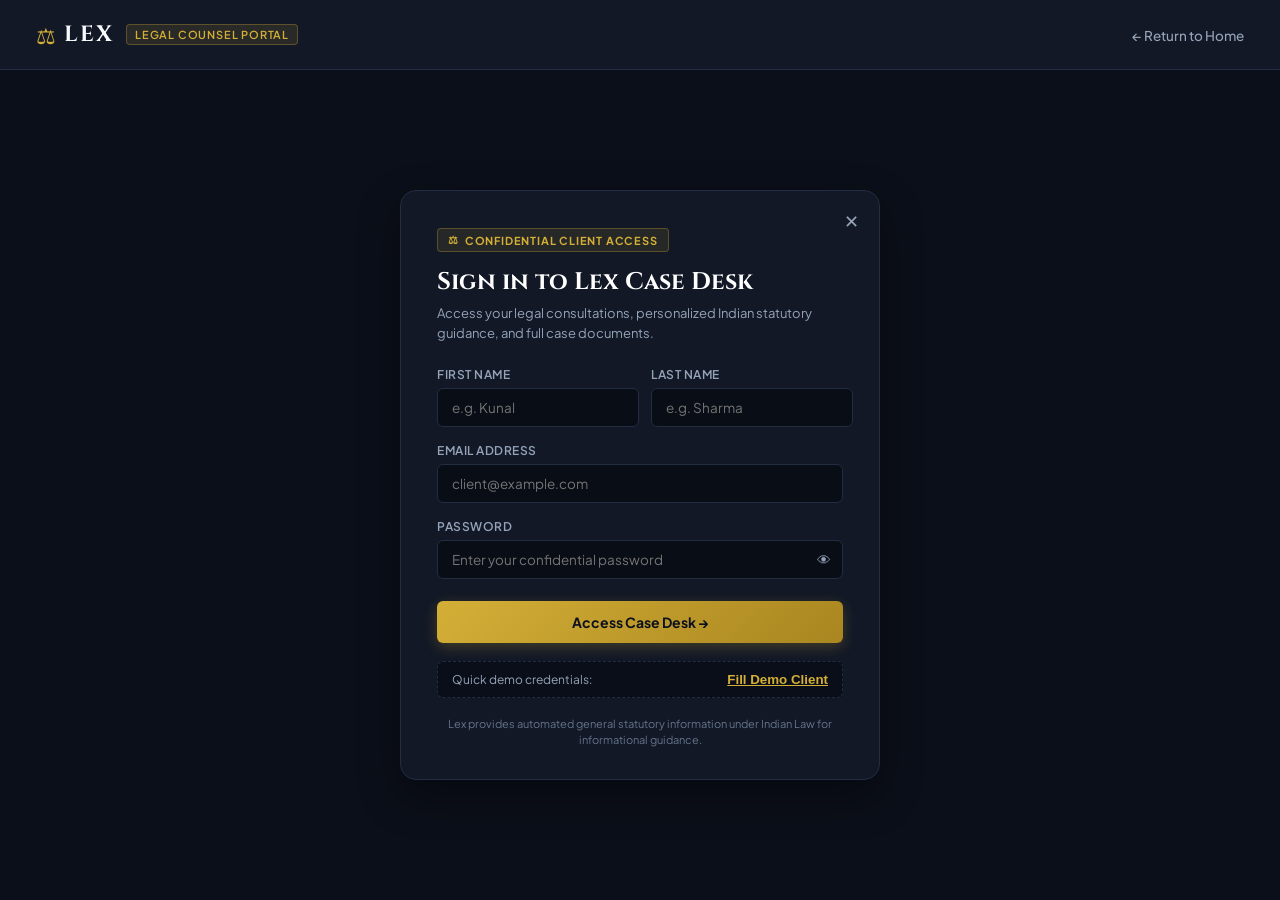
<file: frontend/login.html>
<!DOCTYPE html>
<html lang="en">

<head>
    <meta charset="UTF-8">
    <meta name="viewport" content="width=device-width, initial-scale=1.0">
    <title>Lex | Sign In & Access Legal Consultation</title>
    <link rel="stylesheet" href="login.css">
    <link rel="preconnect" href="https://fonts.googleapis.com">
    <link rel="preconnect" href="https://fonts.gstatic.com" crossorigin>
    <link href="https://fonts.googleapis.com/css2?family=Cinzel:wght@600;700&family=Plus+Jakarta+Sans:wght@400;500;600;700&display=swap" rel="stylesheet">
</head>

<body>

    <!-- ================= NAVBAR ================= -->
    <header class="navbar">
        <div class="nav-left">
            <a href="index.html" class="logo" title="Back to Home">
                <span class="logo-seal">⚖</span>
                <span class="logo-text">LEX</span>
            </a>
            <span class="logo-sub">Legal Counsel Portal</span>
        </div>
        <div class="nav-right">
            <a href="index.html" class="back-home-link">← Return to Home</a>
        </div>
    </header>

    <!-- ================= LOGIN AREA ================= -->
    <main class="login-page">

        <section class="login-container">

            <!-- Close Button -->
            <button
                class="close-btn"
                type="button"
                aria-label="Back to home"
                title="Back to home"
                onclick="window.location.href='index.html'"
            >
                ✕
            </button>

            <!-- Badge -->
            <div class="consultation-badge">
                <span>⚖</span> Confidential Client Access
            </div>

            <!-- Heading -->
            <h1 class="login-title">
                Sign in to Lex Case Desk
            </h1>

            <p class="login-subtitle">
                Access your legal consultations, personalized Indian statutory guidance, and full case documents.
            </p>

            <!-- Notification Alert -->
            <div id="loginAlert" class="alert-message" style="display: none;"></div>

            <!-- LOGIN FORM -->
            <form class="login-form" id="loginForm">

                <!-- First + Last Name -->
                <div class="name-row">
                    <div class="input-group">
                        <label for="first-name">First name</label>
                        <input
                            type="text"
                            id="first-name"
                            name="first-name"
                            placeholder="e.g. Kunal"
                            autocomplete="given-name"
                            required
                        >
                    </div>

                    <div class="input-group">
                        <label for="last-name">Last name</label>
                        <input
                            type="text"
                            id="last-name"
                            name="last-name"
                            placeholder="e.g. Sharma"
                            autocomplete="family-name"
                        >
                    </div>
                </div>

                <!-- Email -->
                <div class="input-group">
                    <label for="email">Email address</label>
                    <input
                        type="email"
                        id="email"
                        name="email"
                        placeholder="client@example.com"
                        autocomplete="email"
                        required
                    >
                </div>

                <!-- Password -->
                <div class="input-group password-group">
                    <label for="password">Password</label>
                    <div class="password-wrapper">
                        <input
                            type="password"
                            id="password"
                            name="password"
                            placeholder="Enter your confidential password"
                            autocomplete="current-password"
                            required
                        >
                        <button
                            type="button"
                            class="password-toggle"
                            id="passwordToggleBtn"
                            onclick="togglePassword()"
                            aria-label="Toggle password visibility"
                            title="Show/Hide password"
                        >
                            👁
                        </button>
                    </div>
                </div>

                <!-- Continue Button -->
                <button
                    type="submit"
                    class="continue-btn"
                    id="submitBtn"
                >
                    <span id="btnText">Access Case Desk →</span>
                    <div id="btnSpinner" class="spinner" style="display: none;"></div>
                </button>

            </form>

            <div class="quick-demo-link">
                <span>Quick demo credentials:</span>
                <button type="button" onclick="fillDemoUser()">Fill Demo Client</button>
            </div>

            <!-- TERMS -->
            <p class="terms">
                Lex provides automated general statutory information under Indian Law for informational guidance.
            </p>

        </section>

    </main>

    <!-- ================= JAVASCRIPT ================= -->
    <script>
        const API_BASE = "http://127.0.0.1:5000";

        function togglePassword() {
            const pwd = document.getElementById("password");
            const btn = document.getElementById("passwordToggleBtn");
            if (pwd.type === "password") {
                pwd.type = "text";
                btn.textContent = "🔒";
            } else {
                pwd.type = "password";
                btn.textContent = "👁";
            }
        }

        function fillDemoUser() {
            document.getElementById("first-name").value = "Kunal";
            document.getElementById("last-name").value = "Sharma";
            document.getElementById("email").value = "kunal@lex.local";
            document.getElementById("password").value = "lex12345";
        }

        const loginForm = document.getElementById("loginForm");
        const submitBtn = document.getElementById("submitBtn");
        const btnText = document.getElementById("btnText");
        const btnSpinner = document.getElementById("btnSpinner");
        const loginAlert = document.getElementById("loginAlert");

        function showAlert(msg, isSuccess = false) {
            loginAlert.textContent = msg;
            loginAlert.className = `alert-message ${isSuccess ? 'alert-success' : 'alert-error'}`;
            loginAlert.style.display = "block";
        }

        loginForm.addEventListener("submit", async function(event) {
            event.preventDefault();

            const firstName = document.getElementById("first-name").value.trim();
            const lastName = document.getElementById("last-name").value.trim();
            const email = document.getElementById("email").value.trim();
            const password = document.getElementById("password").value;

            if (!firstName || !email || !password) {
                showAlert("Please complete all required fields.");
                return;
            }

            btnText.style.display = "none";
            btnSpinner.style.display = "inline-block";
            submitBtn.disabled = true;

            const fullName = `${firstName} ${lastName}`.trim();
            const sessionId = "LEX-SESS-" + Math.floor(Date.now() / 1000) + "-" + Math.floor(100 + Math.random() * 900);

            const userData = {
                name: fullName,
                first_name: firstName,
                last_name: lastName,
                email: email,
                session_id: sessionId
            };

            try {
                const response = await fetch(`${API_BASE}/api/login`, {
                    method: "POST",
                    headers: { "Content-Type": "application/json" },
                    body: JSON.stringify({
                        first_name: firstName,
                        last_name: lastName,
                        email: email,
                        password: password
                    })
                });

                if (response.ok) {
                    const data = await response.json();
                    if (data.user) {
                        userData.name = data.user.name;
                        if (data.session_id) userData.session_id = data.session_id;
                    }
                }
            } catch (err) {
                console.log("Local session fallback active");
            }

            localStorage.setItem("lex_user", JSON.stringify(userData));
            sessionStorage.setItem("lex_active_session", userData.session_id);

            showAlert(`Welcome, ${firstName}! Opening your consultation workspace...`, true);

            setTimeout(() => {
                window.location.href = "chatpage.html";
            }, 500);
        });
    </script>

</body>
</html>
</file>
<file: frontend/index.css>
/* ==================================================
   LEX LANDING PAGE - STYLESHEET
================================================== */

:root {
    --bg-page: #0b0f19;
    --bg-surface: #121826;
    --bg-card: #182238;
    --border-dark: #222d42;
    --border-subtle: #2d3b55;
    --text-light: #f8fafc;
    --text-muted: #94a3b8;
    --gold-primary: #d4af37;
    --gold-hover: #e5c058;
    --gold-dark: #a98620;
    --radius-sm: 6px;
    --radius-md: 10px;
    --radius-lg: 16px;
    --font-serif: "Cinzel", Georgia, serif;
    --font-sans: "Plus Jakarta Sans", -apple-system, BlinkMacSystemFont, "Segoe UI", Roboto, sans-serif;
}

* {
    margin: 0;
    padding: 0;
    box-sizing: border-box;
}

body {
    font-family: var(--font-sans);
    background: var(--bg-page);
    color: var(--text-light);
    min-height: 100vh;
    display: flex;
    flex-direction: column;
    -webkit-font-smoothing: antialiased;
}

/* ================= NAVBAR ================= */
.navbar {
    height: 72px;
    padding: 0 40px;
    display: flex;
    align-items: center;
    justify-content: space-between;
    background: var(--bg-surface);
    border-bottom: 1px solid var(--border-dark);
}

.logo-group {
    display: flex;
    align-items: center;
    gap: 12px;
}

.logo {
    display: flex;
    align-items: center;
    gap: 8px;
    text-decoration: none;
}

.logo-seal {
    font-size: 24px;
    color: var(--gold-primary);
}

.logo-text {
    font-family: var(--font-serif);
    font-size: 24px;
    font-weight: 700;
    letter-spacing: 2px;
    color: var(--text-light);
}

.logo-badge {
    font-size: 11px;
    font-weight: 600;
    text-transform: uppercase;
    letter-spacing: 1px;
    padding: 3px 8px;
    background: rgba(212, 175, 55, 0.12);
    color: var(--gold-primary);
    border: 1px solid rgba(212, 175, 55, 0.3);
    border-radius: 4px;
}

.nav-links {
    display: flex;
    align-items: center;
    gap: 32px;
}

.nav-item {
    font-size: 14px;
    font-weight: 500;
    color: var(--text-muted);
    text-decoration: none;
    transition: color 0.2s;
}

.nav-item:hover, .nav-item.active-nav {
    color: var(--text-light);
}

.nav-buttons {
    display: flex;
    align-items: center;
    gap: 14px;
}

.login-btn {
    background: transparent;
    border: 1px solid var(--border-dark);
    color: var(--text-light);
    padding: 8px 18px;
    border-radius: var(--radius-sm);
    font-size: 13.5px;
    font-weight: 600;
    cursor: pointer;
    transition: all 0.2s;
}

.login-btn:hover {
    background: var(--border-dark);
}

.consult-btn {
    background: linear-gradient(135deg, var(--gold-primary), var(--gold-dark));
    color: #0b111e;
    border: none;
    padding: 8px 20px;
    border-radius: var(--radius-sm);
    font-size: 13.5px;
    font-weight: 700;
    cursor: pointer;
    transition: all 0.2s;
    box-shadow: 0 4px 14px rgba(212, 175, 55, 0.25);
}

.consult-btn:hover {
    background: linear-gradient(135deg, var(--gold-hover), var(--gold-primary));
    transform: translateY(-1px);
}

.user-greeting-pill {
    display: flex;
    align-items: center;
    gap: 14px;
}

.user-name-tag {
    font-size: 13.5px;
    color: var(--text-muted);
}

.user-name-tag strong {
    color: var(--text-light);
}

.signout-link {
    background: transparent;
    border: none;
    font-size: 12.5px;
    color: #ef4444;
    cursor: pointer;
    text-decoration: underline;
}

/* ================= MAIN LANDING ================= */
.landing-main {
    flex: 1;
    max-width: 1120px;
    margin: 0 auto;
    width: 100%;
    padding: 60px 24px;
    display: flex;
    flex-direction: column;
    gap: 70px;
}

/* Hero Section */
.hero-section {
    text-align: center;
    display: flex;
    flex-direction: column;
    align-items: center;
    gap: 24px;
}

.hero-header-badge {
    display: inline-flex;
    align-items: center;
    gap: 8px;
    padding: 6px 16px;
    background: rgba(212, 175, 55, 0.1);
    border: 1px solid rgba(212, 175, 55, 0.3);
    border-radius: 50px;
    font-size: 12.5px;
    font-weight: 600;
    color: var(--gold-primary);
}

.hero-headline {
    font-family: var(--font-serif);
    font-size: 44px;
    font-weight: 700;
    line-height: 1.25;
    letter-spacing: 0.5px;
    color: #ffffff;
    max-width: 860px;
}

.hero-description {
    font-size: 16px;
    line-height: 1.7;
    color: var(--text-muted);
    max-width: 720px;
}

.hero-cta-group {
    display: flex;
    align-items: center;
    gap: 16px;
    margin-top: 8px;
}

.hero-primary-btn {
    background: linear-gradient(135deg, var(--gold-primary), var(--gold-dark));
    color: #0b111e;
    border: none;
    padding: 14px 28px;
    border-radius: var(--radius-sm);
    font-family: var(--font-sans);
    font-size: 15px;
    font-weight: 700;
    cursor: pointer;
    box-shadow: 0 6px 20px rgba(212, 175, 55, 0.3);
    transition: all 0.2s;
}

.hero-primary-btn:hover {
    background: linear-gradient(135deg, var(--gold-hover), var(--gold-primary));
    transform: translateY(-2px);
}

.hero-secondary-btn {
    background: var(--bg-surface);
    color: var(--text-light);
    border: 1px solid var(--border-dark);
    padding: 14px 24px;
    border-radius: var(--radius-sm);
    font-family: var(--font-sans);
    font-size: 15px;
    font-weight: 600;
    cursor: pointer;
    transition: all 0.2s;
}

.hero-secondary-btn:hover {
    background: #1c263c;
    border-color: var(--border-subtle);
}

/* Features Bar */
.features-bar {
    display: grid;
    grid-template-columns: repeat(3, 1fr);
    gap: 20px;
    width: 100%;
    margin-top: 24px;
    background: var(--bg-surface);
    border: 1px solid var(--border-dark);
    border-radius: var(--radius-lg);
    padding: 24px 32px;
}

.feature-item {
    display: flex;
    align-items: flex-start;
    gap: 12px;
    text-align: left;
}

.feature-bullet {
    color: var(--gold-primary);
    font-size: 12px;
    margin-top: 4px;
}

.feature-item strong {
    font-size: 14px;
    color: var(--text-light);
    display: block;
    margin-bottom: 2px;
}

.feature-item span {
    font-size: 12.5px;
    color: var(--text-muted);
    line-height: 1.4;
}

/* Topics Section */
.topics-section {
    display: flex;
    flex-direction: column;
    gap: 24px;
}

.section-title-wrap {
    display: flex;
    flex-direction: column;
    gap: 4px;
}

.section-kicker {
    font-size: 12px;
    font-weight: 700;
    text-transform: uppercase;
    letter-spacing: 1px;
    color: var(--gold-primary);
}

.section-title-wrap h2 {
    font-family: var(--font-serif);
    font-size: 26px;
    color: #ffffff;
}

.topics-cards-grid {
    display: grid;
    grid-template-columns: repeat(auto-fit, minmax(320px, 1fr));
    gap: 16px;
}

.topic-action-card {
    background: var(--bg-surface);
    border: 1px solid var(--border-dark);
    border-radius: var(--radius-md);
    padding: 22px 24px;
    cursor: pointer;
    transition: all 0.2s;
    display: flex;
    flex-direction: column;
    gap: 8px;
    text-align: left;
}

.topic-action-card:hover {
    background: #182238;
    border-color: var(--gold-primary);
    transform: translateY(-3px);
    box-shadow: 0 8px 24px rgba(0, 0, 0, 0.3);
}

.topic-action-card h3 {
    font-size: 16px;
    font-weight: 700;
    color: var(--text-light);
}

.topic-action-card p {
    font-size: 13px;
    color: var(--text-muted);
    line-height: 1.5;
    flex: 1;
}

.card-action-link {
    font-size: 12.5px;
    font-weight: 600;
    color: var(--gold-primary);
    margin-top: 6px;
}

/* Footer */
.index-footer {
    background: #070a12;
    border-top: 1px solid var(--border-dark);
    padding: 40px 40px 24px;
    margin-top: auto;
}

.footer-container {
    max-width: 1120px;
    margin: 0 auto;
    display: flex;
    align-items: center;
    justify-content: space-between;
    padding-bottom: 24px;
    border-bottom: 1px solid #1a2233;
}

.footer-brand {
    display: flex;
    flex-direction: column;
    gap: 6px;
}

.footer-logo {
    font-family: var(--font-serif);
    font-size: 20px;
    font-weight: 700;
    color: var(--text-light);
}

.footer-brand p {
    font-size: 13px;
    color: var(--text-muted);
}

.footer-links {
    display: flex;
    align-items: center;
    gap: 24px;
}

.footer-links a {
    font-size: 13.5px;
    color: var(--text-muted);
    text-decoration: none;
}

.footer-links a:hover {
    color: var(--text-light);
}

.footer-bottom {
    max-width: 1120px;
    margin: 16px auto 0;
    text-align: center;
    font-size: 11.5px;
    color: #475569;
}

/* Responsive */
@media (max-width: 800px) {
    .navbar {
        padding: 0 20px;
    }
    .nav-links {
        display: none;
    }
    .hero-headline {
        font-size: 30px;
    }
    .features-bar {
        grid-template-columns: 1fr;
    }
    .hero-cta-group {
        flex-direction: column;
        width: 100%;
    }
    .hero-primary-btn, .hero-secondary-btn {
        width: 100%;
    }
    .footer-container {
        flex-direction: column;
        gap: 16px;
        text-align: center;
    }
}
</file>
<file: frontend/chatpage.css>
/* ==================================================
   LEX LEGAL CONSULTANT & CASE DESK - STYLESHEET
   Bespoke Executive Legal Architecture
================================================== */

:root {
    --bg-page: #0d121f;
    --bg-surface: #131b2e;
    --bg-surface-elevated: #1a253e;
    --bg-card: #ffffff;
    --bg-card-subtle: #f8f9fb;
    --bg-card-contrast: #f4f6fa;
    --border-dark: #232f48;
    --border-light: #e2e6ee;
    --border-subtle: #edf0f5;
    --text-dark: #0f172a;
    --text-muted-dark: #475569;
    --text-sub-dark: #64748b;
    --text-light: #f8fafc;
    --text-muted-light: #94a3b8;
    --gold-primary: #d4af37;
    --gold-hover: #e5c058;
    --gold-dark: #a98620;
    --gold-subtle: #fcf8ee;
    --gold-border: #f0deb0;
    --accent-blue: #2563eb;
    --accent-blue-subtle: #eff6ff;
    --accent-emergency: #dc2626;
    --accent-success: #16a34a;
    --radius-sm: 6px;
    --radius-md: 10px;
    --radius-lg: 14px;
    --radius-xl: 18px;
    --shadow-sm: 0 2px 4px rgba(0, 0, 0, 0.05);
    --shadow-md: 0 8px 24px rgba(0, 0, 0, 0.12);
    --shadow-lg: 0 16px 40px rgba(0, 0, 0, 0.25);
    --font-serif: "Cinzel", Georgia, serif;
    --font-sans: "Plus Jakarta Sans", -apple-system, BlinkMacSystemFont, "Segoe UI", Roboto, sans-serif;
}

* {
    margin: 0;
    padding: 0;
    box-sizing: border-box;
}

body {
    font-family: var(--font-sans);
    background: var(--bg-page);
    color: var(--text-light);
    height: 100vh;
    display: flex;
    flex-direction: column;
    overflow: hidden;
    -webkit-font-smoothing: antialiased;
}

/* ==================================================
   TOP COUNSEL BAR
================================================== */
.counsel-bar {
    height: 68px;
    padding: 0 28px;
    display: flex;
    align-items: center;
    justify-content: space-between;
    background: var(--bg-surface);
    border-bottom: 1px solid var(--border-dark);
    z-index: 1000;
    flex-shrink: 0;
}

.counsel-bar-left {
    display: flex;
    align-items: center;
    gap: 16px;
}

.drawer-toggle-btn {
    display: none;
    width: 38px;
    height: 38px;
    background: var(--bg-surface-elevated);
    border: 1px solid var(--border-dark);
    border-radius: var(--radius-sm);
    color: var(--text-light);
    font-size: 18px;
    cursor: pointer;
    align-items: center;
    justify-content: center;
    transition: background 0.2s;
}

.drawer-toggle-btn:hover {
    background: #243354;
}

.brand-link {
    display: flex;
    align-items: center;
    gap: 10px;
    text-decoration: none;
}

.brand-seal {
    font-size: 22px;
    color: var(--gold-primary);
}

.brand-title {
    font-family: var(--font-serif);
    font-size: 22px;
    font-weight: 700;
    letter-spacing: 2px;
    color: var(--text-light);
}

.brand-subtitle {
    font-size: 11px;
    font-weight: 600;
    text-transform: uppercase;
    letter-spacing: 1.2px;
    padding: 3px 8px;
    background: rgba(212, 175, 55, 0.12);
    color: var(--gold-primary);
    border: 1px solid rgba(212, 175, 55, 0.3);
    border-radius: 4px;
}

.session-badge {
    display: flex;
    align-items: center;
    gap: 8px;
    padding: 5px 12px;
    background: rgba(255, 255, 255, 0.04);
    border: 1px solid var(--border-dark);
    border-radius: 50px;
    font-size: 11.5px;
    color: var(--text-muted-light);
}

.session-dot {
    width: 7px;
    height: 7px;
    background: #10b981;
    border-radius: 50%;
    box-shadow: 0 0 8px rgba(16, 185, 129, 0.6);
}

/* Center Tabs */
.counsel-bar-center {
    display: flex;
    align-items: center;
    gap: 6px;
    background: var(--bg-page);
    padding: 4px;
    border: 1px solid var(--border-dark);
    border-radius: var(--radius-md);
}

.nav-tab {
    background: transparent;
    border: none;
    padding: 8px 18px;
    font-family: var(--font-sans);
    font-size: 13px;
    font-weight: 500;
    color: var(--text-muted-light);
    border-radius: var(--radius-sm);
    cursor: pointer;
    transition: all 0.2s;
}

.nav-tab:hover {
    color: var(--text-light);
}

.nav-tab.active-tab {
    background: var(--bg-surface-elevated);
    color: var(--gold-primary);
    font-weight: 600;
}

/* Right Section */
.counsel-bar-right {
    display: flex;
    align-items: center;
    gap: 16px;
}

.quick-new-btn {
    background: linear-gradient(135deg, var(--gold-primary), var(--gold-dark));
    color: #0b111e;
    border: none;
    padding: 8px 16px;
    border-radius: var(--radius-sm);
    font-family: var(--font-sans);
    font-size: 13px;
    font-weight: 700;
    cursor: pointer;
    display: flex;
    align-items: center;
    gap: 6px;
    transition: all 0.2s;
    box-shadow: 0 4px 12px rgba(212, 175, 55, 0.25);
}

.quick-new-btn:hover {
    background: linear-gradient(135deg, var(--gold-hover), var(--gold-primary));
    transform: translateY(-1px);
}

.profile-pill {
    display: flex;
    align-items: center;
    gap: 10px;
    padding: 4px 12px 4px 6px;
    background: var(--bg-surface-elevated);
    border: 1px solid var(--border-dark);
    border-radius: 50px;
    cursor: pointer;
    transition: all 0.2s;
}

.profile-pill:hover {
    border-color: var(--gold-primary);
    background: #22304e;
}

.profile-avatar-seal {
    width: 32px;
    height: 32px;
    background: var(--gold-primary);
    color: #0b111e;
    border-radius: 50%;
    display: flex;
    align-items: center;
    justify-content: center;
    font-weight: 800;
    font-size: 13px;
}

.profile-meta {
    display: flex;
    flex-direction: column;
}

.profile-name {
    font-size: 12.5px;
    font-weight: 600;
    color: var(--text-light);
    max-width: 100px;
    white-space: nowrap;
    overflow: hidden;
    text-overflow: ellipsis;
}

.profile-role {
    font-size: 10px;
    color: var(--gold-primary);
    font-weight: 500;
}

/* ==================================================
   WORKBENCH MAIN LAYOUT
================================================== */
.workbench-layout {
    flex: 1;
    display: flex;
    height: calc(100vh - 68px);
    overflow: hidden;
    background: var(--bg-page);
}

/* ==================================================
   LEFT CASE DOCK & HISTORY
================================================== */
.case-dock {
    width: 320px;
    background: var(--bg-surface);
    border-right: 1px solid var(--border-dark);
    display: flex;
    flex-direction: column;
    flex-shrink: 0;
    height: 100%;
    z-index: 500;
}

.dock-header {
    padding: 20px 20px 14px;
    border-bottom: 1px solid var(--border-dark);
}

.dock-title-row {
    display: flex;
    align-items: center;
    justify-content: space-between;
}

.dock-title-row h3 {
    font-size: 14px;
    font-weight: 700;
    text-transform: uppercase;
    letter-spacing: 1px;
    color: var(--text-light);
}

.dock-clear-btn {
    background: transparent;
    border: none;
    font-size: 11.5px;
    color: var(--text-muted-light);
    cursor: pointer;
    text-decoration: underline;
    transition: color 0.2s;
}

.dock-clear-btn:hover {
    color: var(--accent-emergency);
}

.dock-caption {
    font-size: 11.5px;
    color: var(--text-muted-light);
    margin-top: 4px;
}

/* History Scroll Area */
.history-scroll-area {
    flex: 1;
    overflow-y: auto;
    padding: 14px 16px;
    display: flex;
    flex-direction: column;
    gap: 10px;
}

.history-card {
    background: var(--bg-surface-elevated);
    border: 1px solid var(--border-dark);
    border-radius: var(--radius-md);
    padding: 12px 14px;
    cursor: pointer;
    transition: all 0.2s;
    text-align: left;
}

.history-card:hover {
    border-color: var(--gold-primary);
    transform: translateY(-2px);
    box-shadow: 0 4px 12px rgba(0, 0, 0, 0.2);
}

.history-card-header {
    display: flex;
    align-items: center;
    justify-content: space-between;
    margin-bottom: 6px;
}

.history-card-title {
    font-size: 13px;
    font-weight: 600;
    color: var(--text-light);
    line-height: 1.3;
}

.history-card-query {
    font-size: 12px;
    color: var(--text-muted-light);
    display: -webkit-box;
    -webkit-line-clamp: 2;
    -webkit-box-orient: vertical;
    overflow: hidden;
    line-height: 1.4;
    margin-bottom: 8px;
}

.history-card-time {
    font-size: 10.5px;
    color: var(--gold-primary);
    font-weight: 500;
}

.history-empty {
    display: flex;
    flex-direction: column;
    align-items: center;
    justify-content: center;
    padding: 40px 16px;
    text-align: center;
    color: var(--text-muted-light);
}

.history-empty span {
    font-size: 32px;
    margin-bottom: 10px;
    opacity: 0.5;
}

.history-empty p {
    font-size: 12.5px;
    line-height: 1.5;
}

/* Session Info Bottom Card */
.session-info-card {
    padding: 16px;
    background: #0e1422;
    border-top: 1px solid var(--border-dark);
    display: flex;
    flex-direction: column;
    gap: 8px;
}

.session-info-header {
    display: flex;
    align-items: center;
    justify-content: space-between;
}

.session-label {
    font-size: 11px;
    text-transform: uppercase;
    letter-spacing: 0.8px;
    color: var(--text-muted-light);
}

.session-status-tag {
    font-size: 10px;
    background: rgba(16, 185, 129, 0.15);
    color: #10b981;
    padding: 2px 6px;
    border-radius: 4px;
    font-weight: 600;
}

.session-id-display {
    font-family: monospace;
    font-size: 12px;
    color: var(--gold-hover);
    font-weight: 600;
    word-break: break-all;
}

.session-switch-btn {
    background: var(--bg-surface-elevated);
    border: 1px solid var(--border-dark);
    color: var(--text-light);
    padding: 6px 10px;
    border-radius: var(--radius-sm);
    font-size: 11.5px;
    font-weight: 500;
    cursor: pointer;
    transition: all 0.2s;
}

.session-switch-btn:hover {
    background: #253350;
    border-color: var(--gold-primary);
}

/* ==================================================
   CENTER CASE DESK
================================================== */
.case-desk {
    flex: 1;
    display: flex;
    flex-direction: column;
    height: 100%;
    background: #0a0e18;
    overflow: hidden;
    position: relative;
}

.desk-content {
    flex: 1;
    overflow-y: auto;
    padding: 32px;
    display: flex;
    flex-direction: column;
    gap: 28px;
    scroll-behavior: smooth;
}

/* ==================================================
   INTAKE WELCOME VIEW
================================================== */
.intake-welcome {
    max-width: 900px;
    margin: 0 auto;
    width: 100%;
    display: flex;
    flex-direction: column;
    gap: 28px;
    animation: fadeIn 0.3s ease;
}

.intake-hero-card {
    background: linear-gradient(145deg, #131b2e, #1a253e);
    border: 1px solid var(--border-dark);
    border-radius: var(--radius-lg);
    padding: 36px 40px;
    text-align: center;
    position: relative;
    box-shadow: var(--shadow-md);
}

.intake-hero-card::before {
    content: "";
    position: absolute;
    top: 0;
    left: 50%;
    transform: translateX(-50%);
    width: 140px;
    height: 3px;
    background: linear-gradient(90deg, transparent, var(--gold-primary), transparent);
}

.intake-emblem {
    font-size: 38px;
    color: var(--gold-primary);
    margin-bottom: 12px;
}

.intake-hero-card h2 {
    font-family: var(--font-serif);
    font-size: 28px;
    letter-spacing: 1px;
    color: var(--text-light);
    margin-bottom: 14px;
}

.intake-lead {
    font-size: 14.5px;
    line-height: 1.7;
    color: var(--text-muted-light);
    max-width: 760px;
    margin: 0 auto;
}

/* Intake Categories Grid */
.intake-categories-grid {
    display: grid;
    grid-template-columns: repeat(auto-fit, minmax(260px, 1fr));
    gap: 14px;
}

.intake-card {
    background: #111728;
    border: 1px solid var(--border-dark);
    border-radius: var(--radius-md);
    padding: 16px 18px;
    display: flex;
    align-items: center;
    justify-content: space-between;
    gap: 12px;
    text-align: left;
    cursor: pointer;
    transition: all 0.2s ease;
}

.intake-card:hover {
    background: #182238;
    border-color: var(--gold-primary);
    transform: translateY(-2px);
    box-shadow: 0 6px 18px rgba(0, 0, 0, 0.3);
}

.intake-card-content {
    display: flex;
    flex-direction: column;
    gap: 4px;
}

.intake-card-content strong {
    font-size: 13.5px;
    font-weight: 600;
    color: var(--text-light);
}

.intake-card-content span {
    font-size: 12px;
    color: var(--text-muted-light);
    line-height: 1.4;
}

.intake-arrow {
    font-size: 16px;
    color: var(--gold-primary);
    transition: transform 0.2s;
}

.intake-card:hover .intake-arrow {
    transform: translateX(3px);
}

/* ==================================================
   CONSULTATION STREAM & ENTRIES
================================================== */
.consultation-stream {
    max-width: 920px;
    margin: 0 auto;
    width: 100%;
    display: flex;
    flex-direction: column;
    gap: 28px;
}

.counsel-entry {
    display: flex;
    gap: 14px;
    width: 100%;
    animation: fadeInUp 0.25s ease;
}

/* User / Client message aligned to the right like modern chat */
.client-entry {
    flex-direction: row-reverse;
    align-self: flex-end;
    max-width: 82%;
}

.client-entry .entry-content {
    align-items: flex-end;
}

.client-entry .entry-header {
    justify-content: flex-end;
    flex-direction: row-reverse;
}

.client-seal {
    background: #1e293b;
    color: var(--gold-primary);
    border: 1.5px solid rgba(212, 175, 55, 0.4);
    box-shadow: 0 2px 8px rgba(0, 0, 0, 0.25);
}

.client-text-card {
    background: linear-gradient(135deg, #18243c, #223354);
    border: 1px solid rgba(212, 175, 55, 0.35);
    border-radius: 18px 18px 4px 18px;
    padding: 14px 20px;
    color: #f8fafc;
    font-size: 14.5px;
    line-height: 1.6;
    box-shadow: 0 4px 16px rgba(0, 0, 0, 0.3);
    word-break: break-word;
}

/* Counsel message aligned to the left */
.lex-entry {
    align-self: flex-start;
    max-width: 96%;
    width: 100%;
}

.counsel-badge {
    font-size: 10.5px;
    font-weight: 700;
    text-transform: uppercase;
    letter-spacing: 0.8px;
    padding: 2px 8px;
    background: rgba(212, 175, 55, 0.15);
    color: var(--gold-primary);
    border: 1px solid rgba(212, 175, 55, 0.3);
    border-radius: 4px;
}

.entry-seal {
    width: 40px;
    height: 40px;
    border-radius: 50%;
    display: flex;
    align-items: center;
    justify-content: center;
    font-weight: 800;
    font-size: 15px;
    flex-shrink: 0;
    margin-top: 2px;
}

.lex-seal {
    background: var(--gold-primary);
    color: #0b111e;
    font-size: 20px;
    box-shadow: 0 4px 12px rgba(212, 175, 55, 0.3);
}

.entry-content {
    flex: 1;
    display: flex;
    flex-direction: column;
    gap: 8px;
}

.entry-header {
    display: flex;
    align-items: center;
    gap: 10px;
}

.entry-author {
    font-size: 13px;
    font-weight: 700;
    color: var(--text-light);
}

.entry-time {
    font-size: 11px;
    color: var(--text-muted-light);
}

/* ==================================================
   BESPOKE LEGAL ADVISORY CARD (CLEAN WHITE/SLATE)
================================================== */
.advisory-card {
    background: #ffffff;
    color: var(--text-dark);
    border-radius: var(--radius-lg);
    border: 1px solid #dcdfe6;
    padding: 28px 32px;
    box-shadow: 0 12px 36px rgba(0, 0, 0, 0.28);
    display: flex;
    flex-direction: column;
    gap: 22px;
}

.advisory-card-header {
    border-bottom: 2px solid #f1f3f7;
    padding-bottom: 16px;
}

.advisory-title-block h3 {
    font-size: 20px;
    font-weight: 700;
    color: #0b111e;
    margin-bottom: 4px;
    line-height: 1.35;
}

.advisory-ref {
    font-size: 11.5px;
    font-weight: 600;
    color: var(--gold-dark);
    text-transform: uppercase;
    letter-spacing: 0.8px;
}

/* Section Blocks */
.advisory-block {
    display: flex;
    flex-direction: column;
    gap: 10px;
}

.advisory-block-title {
    font-size: 13px;
    font-weight: 700;
    text-transform: uppercase;
    letter-spacing: 0.9px;
    color: #334155;
    border-left: 3px solid var(--gold-primary);
    padding-left: 8px;
}

.advisory-simple-text {
    font-size: 14px;
    line-height: 1.65;
    color: #1e293b;
}

/* Action Roadmap Steps */
.advisory-actions-list {
    display: flex;
    flex-direction: column;
    gap: 8px;
}

.action-step-card {
    display: flex;
    align-items: flex-start;
    gap: 12px;
    background: #f8fafc;
    border: 1px solid #e2e8f0;
    border-radius: var(--radius-sm);
    padding: 10px 14px;
}

.action-num {
    width: 22px;
    height: 22px;
    background: #0f172a;
    color: #ffffff;
    border-radius: 50%;
    display: flex;
    align-items: center;
    justify-content: center;
    font-size: 11px;
    font-weight: 700;
    flex-shrink: 0;
    margin-top: 1px;
}

.action-text {
    font-size: 13.5px;
    color: #1e293b;
    line-height: 1.5;
}

/* Preventions & Precautions Box */
.preventions-block {
    background: #fffbf0;
    border: 1px solid #fceec5;
    border-radius: var(--radius-md);
    padding: 16px 20px;
}

.preventions-list {
    list-style: none;
    display: flex;
    flex-direction: column;
    gap: 8px;
}

.preventions-list li {
    font-size: 13.5px;
    color: #78350f;
    line-height: 1.5;
    position: relative;
    padding-left: 20px;
}

.preventions-list li::before {
    content: "🛡";
    position: absolute;
    left: 0;
    top: 0;
    font-size: 12px;
}

/* Documents Checklist Grid */
.documents-checklist-grid {
    display: grid;
    grid-template-columns: repeat(auto-fit, minmax(280px, 1fr));
    gap: 10px;
}

.doc-item-card {
    background: #f8fafc;
    border: 1px solid #e2e8f0;
    border-radius: var(--radius-sm);
    padding: 10px 14px;
    display: flex;
    flex-direction: column;
    gap: 4px;
}

.doc-item-header {
    display: flex;
    align-items: center;
    justify-content: space-between;
    gap: 8px;
}

.doc-item-header strong {
    font-size: 13px;
    color: #0f172a;
}

.doc-badge {
    font-size: 10.5px;
    font-weight: 600;
    padding: 2px 6px;
    border-radius: 4px;
}

.doc-essential {
    background: #fee2e2;
    color: #b91c1c;
}

.doc-supporting {
    background: #e0f2fe;
    color: #0369a1;
}

.doc-item-desc {
    font-size: 12px;
    color: #64748b;
    line-height: 1.4;
}

/* Remedies List */
.remedies-list {
    list-style: none;
    display: flex;
    flex-direction: column;
    gap: 6px;
}

.remedies-list li {
    font-size: 13.5px;
    color: #1e293b;
    line-height: 1.5;
    position: relative;
    padding-left: 18px;
}

.remedies-list li::before {
    content: "⚖";
    position: absolute;
    left: 0;
    top: 0;
    font-size: 11px;
    color: var(--gold-dark);
}

/* Topic Selection Options */
.topic-options-grid {
    display: grid;
    grid-template-columns: repeat(auto-fit, minmax(250px, 1fr));
    gap: 10px;
    margin-top: 6px;
}

.topic-option-item {
    background: #f8fafc;
    border: 1px solid #cbd5e1;
    border-radius: var(--radius-sm);
    padding: 12px 14px;
    text-align: left;
    cursor: pointer;
    transition: all 0.2s;
    display: flex;
    flex-direction: column;
    gap: 4px;
}

.topic-option-item:hover {
    background: #eff6ff;
    border-color: var(--accent-blue);
    transform: translateY(-1px);
}

.topic-option-item strong {
    font-size: 13px;
    color: #0f172a;
}

.topic-option-item small {
    font-size: 11.5px;
    color: #64748b;
    line-height: 1.35;
}

/* Disclaimer & Toolbar */
.advisory-disclaimer {
    background: #f1f5f9;
    border-radius: var(--radius-sm);
    padding: 10px 14px;
    font-size: 12px;
    color: #475569;
    line-height: 1.5;
}

.advisory-toolbar {
    display: flex;
    align-items: center;
    gap: 10px;
    border-top: 1px solid #e2e8f0;
    padding-top: 16px;
    flex-wrap: wrap;
}

.tool-btn {
    background: #f1f5f9;
    border: 1px solid #cbd5e1;
    color: #1e293b;
    padding: 8px 16px;
    border-radius: var(--radius-sm);
    font-size: 12.5px;
    font-weight: 600;
    cursor: pointer;
    display: flex;
    align-items: center;
    gap: 6px;
    transition: all 0.2s;
}

.tool-btn:hover {
    background: #e2e8f0;
    border-color: #94a3b8;
}

.primary-tool-btn {
    background: #0f172a;
    color: #ffffff;
    border-color: #0f172a;
}

.primary-tool-btn:hover {
    background: #1e293b;
}

/* Error Card */
.advisory-error-card {
    background: #fff1f2;
    border: 1px solid #fecdd3;
    border-radius: var(--radius-md);
    padding: 20px 24px;
    color: #881337;
    display: flex;
    flex-direction: column;
    gap: 10px;
}

.advisory-error-card h4 {
    font-size: 15px;
    color: #9f1239;
}

.advisory-error-card p {
    font-size: 13.5px;
    line-height: 1.55;
}

.retry-btn {
    align-self: flex-start;
    background: #be123c;
    color: #ffffff;
    border: none;
    padding: 6px 14px;
    border-radius: var(--radius-sm);
    font-size: 12px;
    font-weight: 600;
    cursor: pointer;
}

/* Analysis Indicator */
.analysis-indicator {
    display: flex;
    align-items: center;
    gap: 16px;
    background: #141c2f;
    border: 1px solid var(--border-dark);
    border-radius: var(--radius-md);
    padding: 16px 20px;
    max-width: 920px;
    margin: 0 auto;
    width: 100%;
    animation: fadeIn 0.2s ease;
}

.analysis-spinner {
    width: 28px;
    height: 28px;
    border: 3px solid rgba(212, 175, 55, 0.2);
    border-top-color: var(--gold-primary);
    border-radius: 50%;
    animation: spin 0.8s linear infinite;
    flex-shrink: 0;
}

.analysis-text-block {
    display: flex;
    flex-direction: column;
    gap: 2px;
}

.analysis-text-block strong {
    font-size: 13.5px;
    color: var(--gold-primary);
}

.analysis-text-block span {
    font-size: 12px;
    color: var(--text-muted-light);
}

/* ==================================================
   NAME OF LEGAL VIOLATION BADGE & CLARIFICATION STYLES
================================================== */
.violation-badge-card {
    background: #faf8f2;
    border: 1.5px solid var(--gold-primary);
    border-radius: var(--radius-md);
    padding: 16px 20px;
    display: flex;
    flex-direction: column;
    gap: 8px;
    box-shadow: 0 2px 8px rgba(212, 175, 55, 0.08);
}

.violation-badge-header {
    display: flex;
    align-items: center;
    gap: 8px;
    flex-wrap: wrap;
}

.violation-tag {
    background: var(--gold-primary);
    color: #0b111e;
    font-size: 11px;
    font-weight: 700;
    text-transform: uppercase;
    letter-spacing: 0.8px;
    padding: 3px 8px;
    border-radius: 4px;
}

.violation-type-pill {
    background: #f1f5f9;
    color: #334155;
    font-size: 11px;
    font-weight: 600;
    padding: 3px 8px;
    border-radius: 4px;
    border: 1px solid #cbd5e1;
}

.violation-heading {
    font-size: 17px;
    font-weight: 700;
    color: #0f172a;
    line-height: 1.35;
}

.violation-statute-row {
    font-size: 12.5px;
    color: #475569;
    line-height: 1.5;
    background: #ffffff;
    border: 1px solid #e2e8f0;
    padding: 6px 12px;
    border-radius: var(--radius-sm);
}

.violation-statute-row strong {
    color: #0f172a;
}

/* Remembered Details Pill */
.remembered-details-pill {
    display: flex;
    align-items: center;
    gap: 10px;
    background: #f0fdf4;
    border: 1px solid #bbf7d0;
    border-radius: var(--radius-sm);
    padding: 8px 14px;
    font-size: 12.5px;
    color: #166534;
    line-height: 1.45;
}

.rem-icon {
    font-size: 15px;
    flex-shrink: 0;
}

.rem-content strong {
    color: #14532d;
}

/* Clarification Questions List */
/* Clarification Chat Bubble (Conversational) */
.clarification-chat-bubble {
    background: #131b2e;
    border: 1px solid #23314f;
    border-radius: 4px 18px 18px 18px;
    padding: 22px 26px;
    color: #f8fafc;
    display: flex;
    flex-direction: column;
    gap: 14px;
    box-shadow: 0 8px 24px rgba(0, 0, 0, 0.25);
}

.clarification-bubble-intro {
    font-size: 14.5px;
    color: #e2e8f0;
    line-height: 1.6;
}

.clarification-questions-list {
    display: flex;
    flex-direction: column;
    gap: 10px;
}

.clarification-q-card {
    display: flex;
    align-items: flex-start;
    gap: 12px;
    background: #1a253e;
    border: 1px solid #2a3a5c;
    border-left: 3px solid var(--gold-primary);
    border-radius: var(--radius-sm);
    padding: 12px 16px;
}

.q-num {
    width: 24px;
    height: 24px;
    background: var(--gold-primary);
    color: #0b111e;
    border-radius: 50%;
    display: flex;
    align-items: center;
    justify-content: center;
    font-size: 12px;
    font-weight: 700;
    flex-shrink: 0;
    margin-top: 1px;
}

.q-text {
    font-size: 14px;
    color: #f8fafc;
    font-weight: 500;
    line-height: 1.5;
}

.clarification-footer-hint {
    font-size: 12.5px;
    color: var(--text-muted-light);
    background: rgba(255, 255, 255, 0.04);
    padding: 10px 14px;
    border-radius: var(--radius-sm);
    border: 1px dashed rgba(212, 175, 55, 0.3);
}

/* Consultation Scoping Alert Card */
.scoping-alert-card {
    background: linear-gradient(135deg, #151d30, #1c2742);
    border: 1.5px solid var(--gold-primary);
    border-radius: 4px 18px 18px 18px;
    padding: 22px 26px;
    display: flex;
    flex-direction: column;
    gap: 14px;
    box-shadow: 0 8px 30px rgba(0, 0, 0, 0.35);
}

.scoping-header {
    display: flex;
    align-items: center;
    gap: 12px;
}

.scoping-icon {
    font-size: 24px;
}

.scoping-header h4 {
    font-size: 16px;
    font-weight: 700;
    color: var(--gold-primary);
}

.scoping-sub {
    font-size: 12px;
    color: var(--text-muted-light);
    margin-top: 2px;
    display: block;
}

.scoping-text {
    font-size: 14px;
    color: #e2e8f0;
    line-height: 1.6;
}

.scoping-actions {
    display: flex;
    align-items: center;
    gap: 12px;
    flex-wrap: wrap;
    margin-top: 4px;
}

.scoping-new-btn {
    background: linear-gradient(135deg, var(--gold-primary), var(--gold-dark));
    color: #0b111e;
    border: none;
    padding: 10px 20px;
    border-radius: var(--radius-sm);
    font-weight: 700;
    font-size: 13px;
    cursor: pointer;
    transition: all 0.2s;
    box-shadow: 0 4px 12px rgba(212, 175, 55, 0.25);
}

.scoping-new-btn:hover {
    background: linear-gradient(135deg, var(--gold-hover), var(--gold-primary));
    transform: translateY(-1px);
}

.scoping-stay-btn {
    background: transparent;
    border: 1px solid var(--border-dark);
    color: var(--text-light);
    padding: 10px 18px;
    border-radius: var(--radius-sm);
    font-size: 12.5px;
    cursor: pointer;
}

.scoping-stay-btn:hover {
    background: var(--bg-surface-elevated);
}

.scoping-footer-note {
    font-size: 12px;
    color: var(--text-muted-light);
}

/* Advisory Card Scoping Banner */
.advisory-scoping-banner {
    background: #f8fafc;
    border: 1px solid #cbd5e1;
    border-left: 3px solid var(--gold-dark);
    border-radius: var(--radius-sm);
    padding: 12px 16px;
    display: flex;
    align-items: center;
    gap: 10px;
    font-size: 13px;
    color: #334155;
    line-height: 1.5;
}

.scope-icon {
    font-size: 16px;
    flex-shrink: 0;
}

.inline-new-btn {
    background: #0f172a;
    color: #ffffff;
    border: none;
    padding: 4px 10px;
    border-radius: 4px;
    font-size: 12px;
    font-weight: 600;
    cursor: pointer;
    margin-left: 6px;
    transition: background 0.2s;
}

.inline-new-btn:hover {
    background: var(--gold-dark);
}

.new-consult-tool-btn {
    border-color: var(--gold-border);
    color: #78350f;
    background: #fefce8;
}

.new-consult-tool-btn:hover {
    background: #fef08a;
}

/* ==================================================
   CASE INTAKE INPUT BAR
================================================== */
.intake-input-area {
    padding: 18px 32px 20px;
    background: var(--bg-surface);
    border-top: 1px solid var(--border-dark);
    display: flex;
    flex-direction: column;
    gap: 10px;
    max-width: 980px;
    margin: 0 auto;
    width: 100%;
}

.intake-input-box {
    display: flex;
    align-items: flex-end;
    gap: 12px;
    background: #0a0e18;
    border: 1px solid var(--border-dark);
    border-radius: var(--radius-md);
    padding: 10px 14px;
    box-shadow: 0 4px 16px rgba(0, 0, 0, 0.3);
    transition: border-color 0.2s;
}

.intake-input-box:focus-within {
    border-color: var(--gold-primary);
}

.intake-input-box textarea {
    flex: 1;
    background: transparent;
    border: none;
    outline: none;
    color: var(--text-light);
    font-family: var(--font-sans);
    font-size: 14px;
    line-height: 1.5;
    resize: none;
    max-height: 140px;
    padding: 4px 0;
}

.intake-input-box textarea::placeholder {
    color: #64748b;
}

.consult-submit-btn {
    background: var(--gold-primary);
    color: #0b111e;
    border: none;
    padding: 10px 18px;
    border-radius: var(--radius-sm);
    font-family: var(--font-sans);
    font-size: 13px;
    font-weight: 700;
    cursor: pointer;
    flex-shrink: 0;
    transition: all 0.2s;
}

.consult-submit-btn:hover {
    background: var(--gold-hover);
    transform: translateY(-1px);
}

.intake-footer-note {
    font-size: 11px;
    color: #64748b;
    text-align: center;
    line-height: 1.4;
}

/* ==================================================
   MODAL WINDOW ARCHITECTURE (HISTORY, CASE DOC, PROFILE)
================================================== */
.modal-overlay {
    position: fixed;
    top: 0;
    left: 0;
    width: 100vw;
    height: 100vh;
    background: rgba(4, 7, 13, 0.78);
    backdrop-filter: blur(6px);
    display: none;
    align-items: center;
    justify-content: center;
    z-index: 2000;
    padding: 20px;
    animation: fadeIn 0.2s ease;
}

.modal-overlay.show {
    display: flex;
}

.modal-window {
    background: #ffffff;
    color: var(--text-dark);
    border-radius: var(--radius-lg);
    border: 1px solid #dcdfe6;
    width: 100%;
    max-height: 90vh;
    display: flex;
    flex-direction: column;
    box-shadow: var(--shadow-lg);
    animation: scaleUp 0.22s ease;
    overflow: hidden;
}

.history-window, .document-window {
    max-width: 860px;
}

.profile-window {
    max-width: 520px;
}

.topics-window {
    max-width: 820px;
}

.modal-window-header {
    padding: 18px 24px;
    background: #0f172a;
    color: #ffffff;
    display: flex;
    align-items: center;
    justify-content: space-between;
}

.modal-header-meta {
    display: flex;
    flex-direction: column;
    gap: 3px;
}

.modal-badge {
    font-size: 10.5px;
    font-weight: 700;
    text-transform: uppercase;
    letter-spacing: 1px;
    color: var(--gold-primary);
}

.modal-header-meta h3 {
    font-size: 17px;
    font-weight: 600;
    color: #ffffff;
}

.modal-close-icon {
    background: rgba(255, 255, 255, 0.1);
    border: none;
    width: 32px;
    height: 32px;
    border-radius: 50%;
    color: #ffffff;
    font-size: 16px;
    cursor: pointer;
    display: flex;
    align-items: center;
    justify-content: center;
    transition: background 0.2s;
}

.modal-close-icon:hover {
    background: rgba(255, 255, 255, 0.2);
}

.modal-window-body {
    flex: 1;
    overflow-y: auto;
    padding: 24px;
    display: flex;
    flex-direction: column;
    gap: 18px;
    background: #ffffff;
}

.modal-window-footer {
    padding: 14px 24px;
    background: #f8fafc;
    border-top: 1px solid #e2e8f0;
    display: flex;
    align-items: center;
    justify-content: flex-end;
    gap: 10px;
}

.modal-btn-secondary {
    background: #e2e8f0;
    color: #334155;
    border: none;
    padding: 8px 18px;
    border-radius: var(--radius-sm);
    font-size: 13px;
    font-weight: 600;
    cursor: pointer;
    transition: background 0.2s;
}

.modal-btn-secondary:hover {
    background: #cbd5e1;
}

.modal-btn-primary {
    background: #0f172a;
    color: #ffffff;
    border: none;
    padding: 8px 20px;
    border-radius: var(--radius-sm);
    font-size: 13px;
    font-weight: 600;
    cursor: pointer;
    transition: background 0.2s;
}

.modal-btn-primary:hover {
    background: #1e293b;
}

.modal-btn-outline {
    background: transparent;
    color: #0f172a;
    border: 1px solid #cbd5e1;
    padding: 8px 16px;
    border-radius: var(--radius-sm);
    font-size: 13px;
    font-weight: 600;
    cursor: pointer;
}

/* History Detail Content */
.history-detail-view {
    display: flex;
    flex-direction: column;
    gap: 16px;
}

.history-meta-bar {
    display: flex;
    align-items: center;
    gap: 16px;
    padding: 8px 12px;
    background: #f1f5f9;
    border-radius: var(--radius-sm);
    font-size: 12px;
    color: #475569;
    flex-wrap: wrap;
}

.user-query-highlight {
    background: #f8fafc;
    border-left: 3px solid #0f172a;
    padding: 10px 14px;
    border-radius: 0 var(--radius-sm) var(--radius-sm) 0;
}

.user-query-highlight h4 {
    font-size: 12px;
    text-transform: uppercase;
    color: #64748b;
    margin-bottom: 4px;
}

.user-query-highlight p {
    font-size: 14px;
    font-weight: 600;
    color: #0f172a;
}

.modal-section {
    display: flex;
    flex-direction: column;
    gap: 6px;
}

.modal-section h4 {
    font-size: 13px;
    font-weight: 700;
    text-transform: uppercase;
    color: #334155;
}

.modal-text {
    font-size: 13.5px;
    line-height: 1.6;
    color: #1e293b;
}

.modal-preventions-section {
    background: #fffbf0;
    border: 1px solid #fceec5;
    padding: 12px 16px;
    border-radius: var(--radius-sm);
}

.modal-numbered-list, .modal-bullet-list {
    padding-left: 20px;
    display: flex;
    flex-direction: column;
    gap: 6px;
    font-size: 13px;
    color: #1e293b;
    line-height: 1.5;
}

.modal-disclaimer {
    font-size: 11.5px;
    color: #64748b;
    background: #f1f5f9;
    padding: 8px 12px;
    border-radius: var(--radius-sm);
}

/* ==================================================
   PRINTABLE FORMAL CASE DOCUMENT
================================================== */
.formal-case-document {
    background: #ffffff;
    color: #0f172a;
    padding: 16px;
    display: flex;
    flex-direction: column;
    gap: 18px;
    font-family: var(--font-sans);
}

.doc-letterhead {
    display: flex;
    align-items: flex-start;
    justify-content: space-between;
    border-bottom: 2px solid #0f172a;
    padding-bottom: 12px;
}

.doc-seal {
    font-family: var(--font-serif);
    font-size: 18px;
    font-weight: 700;
    letter-spacing: 2px;
    color: #0f172a;
}

.doc-sub {
    font-size: 11px;
    font-weight: 700;
    text-transform: uppercase;
    letter-spacing: 0.8px;
    color: var(--gold-dark);
}

.doc-jurisdiction {
    font-size: 10px;
    color: #64748b;
    margin-top: 2px;
}

.doc-letterhead-right {
    text-align: right;
    font-size: 11.5px;
    color: #334155;
    display: flex;
    flex-direction: column;
    gap: 2px;
}

.doc-particulars-grid {
    display: grid;
    grid-template-columns: repeat(2, 1fr);
    gap: 8px;
    background: #f8fafc;
    border: 1px solid #e2e8f0;
    border-radius: var(--radius-sm);
    padding: 12px 16px;
    font-size: 12.5px;
}

.doc-section {
    display: flex;
    flex-direction: column;
    gap: 6px;
}

.doc-section-heading {
    font-size: 12.5px;
    font-weight: 700;
    text-transform: uppercase;
    letter-spacing: 0.8px;
    color: #0f172a;
    border-bottom: 1px solid #e2e8f0;
    padding-bottom: 4px;
}

.doc-body-text {
    font-size: 13px;
    line-height: 1.6;
    color: #1e293b;
}

.doc-numbered-list, .doc-bullet-list {
    padding-left: 20px;
    display: flex;
    flex-direction: column;
    gap: 4px;
    font-size: 12.5px;
    line-height: 1.5;
}

.doc-preventions-box {
    background: #fffbf0;
    border: 1px solid #fceec5;
    padding: 12px 14px;
    border-radius: var(--radius-sm);
}

.doc-table {
    width: 100%;
    border-collapse: collapse;
    font-size: 12px;
    margin-top: 4px;
}

.doc-table th, .doc-table td {
    border: 1px solid #e2e8f0;
    padding: 8px 10px;
    text-align: left;
}

.doc-table th {
    background: #f1f5f9;
    font-weight: 700;
    color: #334155;
}

.doc-footer-disclaimer {
    border-top: 1px solid #cbd5e1;
    padding-top: 10px;
    font-size: 11px;
    color: #64748b;
    line-height: 1.45;
}

/* ==================================================
   PROFILE MODAL STYLES
================================================== */
.profile-body {
    display: flex;
    flex-direction: column;
    gap: 18px;
}

.profile-hero-card {
    display: flex;
    align-items: center;
    gap: 16px;
    background: #0f172a;
    color: #ffffff;
    padding: 18px 20px;
    border-radius: var(--radius-md);
}

.profile-large-seal {
    width: 52px;
    height: 52px;
    background: var(--gold-primary);
    color: #0b111e;
    border-radius: 50%;
    display: flex;
    align-items: center;
    justify-content: center;
    font-size: 22px;
    font-weight: 800;
    flex-shrink: 0;
}

.profile-hero-details h4 {
    font-size: 18px;
    font-weight: 700;
}

.profile-hero-details span {
    font-size: 13px;
    color: #94a3b8;
}

.profile-jurisdiction-tag {
    font-size: 11px;
    color: var(--gold-primary);
    font-weight: 600;
    margin-top: 2px;
}

.profile-info-grid {
    display: grid;
    grid-template-columns: repeat(2, 1fr);
    gap: 10px;
}

.profile-info-card {
    background: #f8fafc;
    border: 1px solid #e2e8f0;
    border-radius: var(--radius-sm);
    padding: 10px 14px;
    display: flex;
    flex-direction: column;
    gap: 3px;
}

.info-label {
    font-size: 11px;
    text-transform: uppercase;
    color: #64748b;
}

.profile-info-card strong {
    font-size: 13px;
    color: #0f172a;
    word-break: break-all;
}

.profile-actions-list {
    display: flex;
    flex-direction: column;
    gap: 8px;
    border-top: 1px solid #e2e8f0;
    padding-top: 14px;
}

.profile-action-btn {
    background: #f1f5f9;
    border: 1px solid #cbd5e1;
    color: #1e293b;
    padding: 10px 16px;
    border-radius: var(--radius-sm);
    font-size: 13px;
    font-weight: 600;
    cursor: pointer;
    display: flex;
    align-items: center;
    gap: 10px;
    transition: all 0.2s;
    text-align: left;
}

.profile-action-btn:hover {
    background: #e2e8f0;
}

.profile-action-btn.text-danger {
    color: #dc2626;
    border-color: #fecdd3;
    background: #fff1f2;
}

.profile-action-btn.text-danger:hover {
    background: #ffe4e6;
}

/* ==================================================
   LEGAL TOPICS DIRECTORY MODAL
================================================== */
.topics-intro {
    font-size: 13.5px;
    color: #475569;
    line-height: 1.5;
}

.topics-directory-grid {
    display: grid;
    grid-template-columns: repeat(auto-fit, minmax(230px, 1fr));
    gap: 12px;
}

.topic-dir-card {
    background: #f8fafc;
    border: 1px solid #cbd5e1;
    border-radius: var(--radius-md);
    padding: 14px 16px;
    cursor: pointer;
    transition: all 0.2s;
    display: flex;
    flex-direction: column;
    gap: 6px;
}

.topic-dir-card:hover {
    background: #eff6ff;
    border-color: var(--accent-blue);
    transform: translateY(-2px);
}

.topic-dir-header {
    display: flex;
    align-items: center;
    justify-content: space-between;
}

.topic-dir-header h4 {
    font-size: 14px;
    font-weight: 700;
    color: #0f172a;
}

.topic-count-pill {
    font-size: 10.5px;
    background: #e2e8f0;
    color: #475569;
    padding: 2px 6px;
    border-radius: 4px;
    font-weight: 600;
}

.topic-dir-card p {
    font-size: 12px;
    color: #64748b;
    line-height: 1.4;
}

.topic-consult-link {
    font-size: 11.5px;
    font-weight: 600;
    color: var(--accent-blue);
    margin-top: 4px;
}

/* ==================================================
   PRINT STYLES FOR LEGAL CASE DOCUMENT
================================================== */
@media print {
    body * {
        visibility: hidden;
    }

    #documentModalOverlay, #documentModalOverlay * {
        visibility: visible;
    }

    #documentModalOverlay {
        position: absolute;
        left: 0;
        top: 0;
        width: 100%;
        height: auto;
        background: transparent;
        padding: 0;
        display: block !important;
    }

    .modal-window {
        max-width: 100% !important;
        border: none !important;
        box-shadow: none !important;
    }

    .modal-window-header, .modal-window-footer {
        display: none !important;
    }

    .formal-case-document {
        padding: 0 !important;
    }
}

/* ==================================================
   ANIMATIONS & RESPONSIVENESS
================================================== */
@keyframes fadeIn {
    from { opacity: 0; }
    to { opacity: 1; }
}

@keyframes fadeInUp {
    from {
        opacity: 0;
        transform: translateY(8px);
    }
    to {
        opacity: 1;
        transform: translateY(0);
    }
}

@keyframes scaleUp {
    from {
        opacity: 0;
        transform: scale(0.96);
    }
    to {
        opacity: 1;
        transform: scale(1);
    }
}

@keyframes spin {
    to { transform: rotate(360deg); }
}

/* Mobile & Tablet Adjustments */
@media (max-width: 900px) {
    .drawer-toggle-btn {
        display: flex;
    }

    .counsel-bar-center {
        display: none;
    }

    .case-dock {
        position: fixed;
        top: 68px;
        left: 0;
        height: calc(100vh - 68px);
        transform: translateX(-100%);
        transition: transform 0.25s cubic-bezier(0.4, 0, 0.2, 1);
        box-shadow: 0 10px 30px rgba(0, 0, 0, 0.5);
    }

    .case-dock.open {
        transform: translateX(0);
    }

    .drawer-backdrop {
        position: fixed;
        top: 68px;
        left: 0;
        width: 100vw;
        height: calc(100vh - 68px);
        background: rgba(0, 0, 0, 0.6);
        backdrop-filter: blur(2px);
        display: none;
        z-index: 400;
    }

    .drawer-backdrop.show {
        display: block;
    }

    .desk-content {
        padding: 20px 16px;
    }

    .advisory-card {
        padding: 20px 18px;
    }

    .intake-input-area {
        padding: 12px 16px 16px;
    }
}
</file>
<file: frontend/login.css>
/* ==================================================
   LEX LOGIN PAGE - STYLESHEET
================================================== */

:root {
    --bg-page: #0b0f19;
    --bg-surface: #121826;
    --bg-card: #162035;
    --border-dark: #222d42;
    --border-subtle: #2d3b55;
    --text-light: #f8fafc;
    --text-muted: #94a3b8;
    --gold-primary: #d4af37;
    --gold-hover: #e5c058;
    --gold-dark: #a98620;
    --radius-sm: 6px;
    --radius-md: 10px;
    --radius-lg: 16px;
    --font-serif: "Cinzel", Georgia, serif;
    --font-sans: "Plus Jakarta Sans", -apple-system, BlinkMacSystemFont, "Segoe UI", Roboto, sans-serif;
}

* {
    margin: 0;
    padding: 0;
    box-sizing: border-box;
}

body {
    font-family: var(--font-sans);
    background: var(--bg-page);
    color: var(--text-light);
    min-height: 100vh;
    display: flex;
    flex-direction: column;
    -webkit-font-smoothing: antialiased;
}

/* ================= NAVBAR ================= */
.navbar {
    height: 70px;
    padding: 0 36px;
    display: flex;
    align-items: center;
    justify-content: space-between;
    background: var(--bg-surface);
    border-bottom: 1px solid var(--border-dark);
}

.nav-left {
    display: flex;
    align-items: center;
    gap: 12px;
}

.logo {
    display: flex;
    align-items: center;
    gap: 8px;
    text-decoration: none;
}

.logo-seal {
    font-size: 22px;
    color: var(--gold-primary);
}

.logo-text {
    font-family: var(--font-serif);
    font-size: 22px;
    font-weight: 700;
    letter-spacing: 2px;
    color: var(--text-light);
}

.logo-sub {
    font-size: 11px;
    font-weight: 600;
    text-transform: uppercase;
    letter-spacing: 0.8px;
    padding: 3px 8px;
    background: rgba(212, 175, 55, 0.12);
    color: var(--gold-primary);
    border: 1px solid rgba(212, 175, 55, 0.3);
    border-radius: 4px;
}

.back-home-link {
    font-size: 13.5px;
    color: var(--text-muted);
    text-decoration: none;
    font-weight: 500;
    transition: color 0.2s;
}

.back-home-link:hover {
    color: var(--text-light);
}

/* ================= LOGIN AREA ================= */
.login-page {
    flex: 1;
    display: flex;
    align-items: center;
    justify-content: center;
    padding: 40px 20px;
}

.login-container {
    background: var(--bg-surface);
    border: 1px solid var(--border-dark);
    border-radius: var(--radius-lg);
    width: 100%;
    max-width: 480px;
    padding: 36px 36px 32px;
    position: relative;
    box-shadow: 0 16px 40px rgba(0, 0, 0, 0.4);
}

.close-btn {
    position: absolute;
    top: 20px;
    right: 20px;
    background: transparent;
    border: none;
    color: var(--text-muted);
    font-size: 18px;
    cursor: pointer;
    transition: color 0.2s;
}

.close-btn:hover {
    color: var(--text-light);
}

.consultation-badge {
    display: inline-flex;
    align-items: center;
    gap: 6px;
    padding: 4px 10px;
    background: rgba(212, 175, 55, 0.1);
    border: 1px solid rgba(212, 175, 55, 0.3);
    border-radius: 4px;
    font-size: 11px;
    font-weight: 700;
    text-transform: uppercase;
    letter-spacing: 0.8px;
    color: var(--gold-primary);
    margin-bottom: 14px;
}

.login-title {
    font-family: var(--font-serif);
    font-size: 24px;
    font-weight: 700;
    color: #ffffff;
    margin-bottom: 6px;
}

.login-subtitle {
    font-size: 13px;
    line-height: 1.5;
    color: var(--text-muted);
    margin-bottom: 24px;
}

.alert-message {
    padding: 10px 14px;
    border-radius: var(--radius-sm);
    font-size: 12.5px;
    margin-bottom: 16px;
    line-height: 1.4;
}

.alert-error {
    background: #fff1f2;
    border: 1px solid #fecdd3;
    color: #be123c;
}

.alert-success {
    background: #f0fdf4;
    border: 1px solid #bbf7d0;
    color: #15803d;
}

/* Form */
.login-form {
    display: flex;
    flex-direction: column;
    gap: 16px;
}

.name-row {
    display: grid;
    grid-template-columns: 1fr 1fr;
    gap: 12px;
}

.input-group {
    display: flex;
    flex-direction: column;
    gap: 6px;
}

.input-group label {
    font-size: 12px;
    font-weight: 600;
    text-transform: uppercase;
    letter-spacing: 0.5px;
    color: var(--text-muted);
}

.input-group input {
    background: #090d16;
    border: 1px solid var(--border-dark);
    border-radius: var(--radius-sm);
    padding: 10px 14px;
    color: var(--text-light);
    font-family: var(--font-sans);
    font-size: 13.5px;
    outline: none;
    transition: border-color 0.2s;
}

.input-group input:focus {
    border-color: var(--gold-primary);
}

.password-wrapper {
    position: relative;
    display: flex;
    align-items: center;
}

.password-wrapper input {
    width: 100%;
    padding-right: 40px;
}

.password-toggle {
    position: absolute;
    right: 12px;
    background: transparent;
    border: none;
    color: var(--text-muted);
    cursor: pointer;
    font-size: 14px;
}

.continue-btn {
    background: linear-gradient(135deg, var(--gold-primary), var(--gold-dark));
    color: #0b111e;
    border: none;
    padding: 12px 20px;
    border-radius: var(--radius-sm);
    font-family: var(--font-sans);
    font-size: 14px;
    font-weight: 700;
    cursor: pointer;
    margin-top: 6px;
    box-shadow: 0 4px 14px rgba(212, 175, 55, 0.25);
    display: flex;
    align-items: center;
    justify-content: center;
    gap: 8px;
    transition: all 0.2s;
}

.continue-btn:hover {
    background: linear-gradient(135deg, var(--gold-hover), var(--gold-primary));
    transform: translateY(-1px);
}

.spinner {
    width: 18px;
    height: 18px;
    border: 2px solid rgba(11, 17, 30, 0.3);
    border-top-color: #0b111e;
    border-radius: 50%;
    animation: spin 0.8s linear infinite;
}

@keyframes spin {
    to { transform: rotate(360deg); }
}

.quick-demo-link {
    display: flex;
    align-items: center;
    justify-content: space-between;
    margin-top: 18px;
    padding: 10px 14px;
    background: #0a0e18;
    border: 1px dashed var(--border-dark);
    border-radius: var(--radius-sm);
    font-size: 12px;
    color: var(--text-muted);
}

.quick-demo-link button {
    background: transparent;
    border: none;
    color: var(--gold-primary);
    font-weight: 600;
    cursor: pointer;
    text-decoration: underline;
}

.terms {
    font-size: 11px;
    color: #64748b;
    text-align: center;
    margin-top: 18px;
    line-height: 1.4;
}

@media (max-width: 520px) {
    .name-row {
        grid-template-columns: 1fr;
    }
    .login-container {
        padding: 24px 20px;
    }
}
</file>
